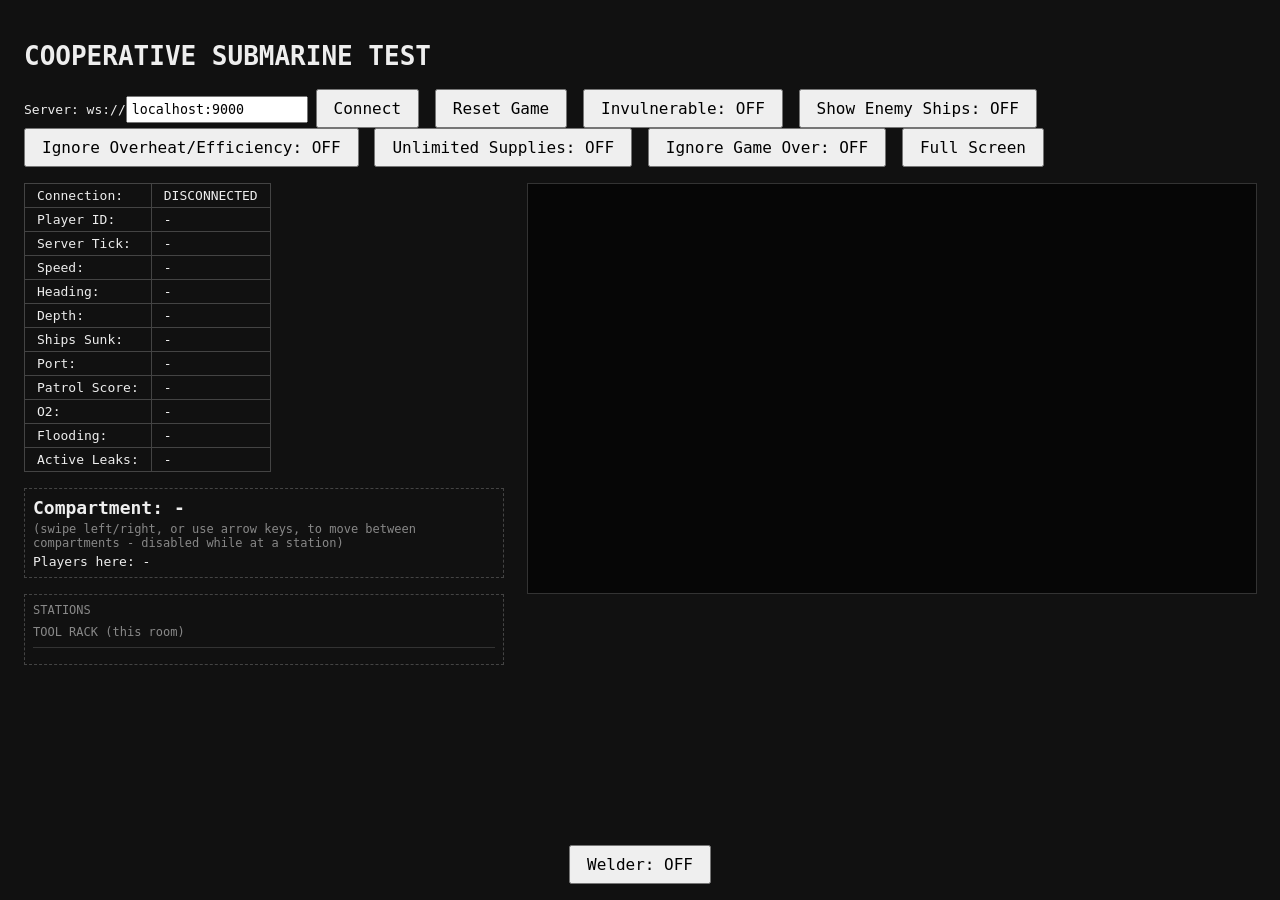
<file: client/index.html>
<!doctype html>
<html>
<head>
<meta charset="utf-8">
<meta name="viewport" content="width=device-width, initial-scale=1, maximum-scale=1, user-scalable=no, viewport-fit=cover">
<title>Submarine Test</title>
<link rel="stylesheet" href="style.css">
</head>
<body>
<h1>COOPERATIVE SUBMARINE TEST</h1>

<div id="game-over-banner" hidden>
  SUBMARINE LOST
  <div class="banner-detail">Patrol lost with all hands - nothing banked.</div>
  <table class="leaderboard" id="leaderboard-lost"></table>
  <div><button id="reset-btn-banner">Reset Game</button></div>
</div>

<div id="victory-banner" hidden>
  CONVOYS DESTROYED - VICTORY
  <div><button id="reset-btn-victory">Play Again</button></div>
</div>

<div id="returned-banner" hidden>
  PATROL COMPLETE - BACK IN PORT
  <div class="banner-detail" id="returned-summary"></div>
  <div id="new-high-score" hidden>NEW HIGH SCORE!</div>
  <div class="banner-detail" id="crew-name-row">
    <input id="crew-name-input" maxlength="20" placeholder="Crew name">
    <button id="crew-name-btn">Save Name</button>
  </div>
  <table class="leaderboard" id="leaderboard-returned"></table>
  <div><button id="reset-btn-returned">Play Again</button></div>
</div>

<div id="connect-bar">
  <label>Server: ws://<input id="server-address" value="localhost:9000"></label>
  <button id="connect-btn">Connect</button>
  <button id="reset-btn">Reset Game</button>
  <button id="invulnerable-btn">Invulnerable: OFF</button>
  <button id="show-enemy-btn">Show Enemy Ships: OFF</button>
  <button id="ignore-overheat-btn">Ignore Overheat/Efficiency: OFF</button>
  <button id="unlimited-supplies-btn">Unlimited Supplies: OFF</button>
  <button id="ignore-game-over-btn">Ignore Game Over: OFF</button>
  <button id="mobile-panel-toggle">Show Debug Panel</button>
  <button id="fullscreen-btn">Full Screen</button>
</div>

<div id="main-layout">
<div id="viewport">
  <table id="status">
    <tr><td>Connection:</td><td id="connection-status">DISCONNECTED</td></tr>
    <tr><td>Player ID:</td><td id="player-id">-</td></tr>
    <tr><td>Server Tick:</td><td id="server-tick">-</td></tr>
    <tr><td>Speed:</td><td id="speed">-</td></tr>
    <tr><td>Heading:</td><td id="heading">-</td></tr>
    <tr><td>Depth:</td><td id="depth">-</td></tr>
    <tr><td>Ships Sunk:</td><td id="cargo-sunk">-</td></tr>
    <tr><td>Port:</td><td id="port-status">-</td></tr>
    <tr><td>Patrol Score:</td><td id="patrol-score">-</td></tr>
    <tr><td>O2:</td><td id="o2">-</td></tr>
    <tr><td>Flooding:</td><td id="flooding">-</td></tr>
    <tr><td>Active Leaks:</td><td id="active-leaks">-</td></tr>
  </table>

  <div id="compartment-header">
    <div id="compartment-name">Compartment: -</div>
    <div id="nav-hint">(swipe left/right, or use arrow keys, to move between compartments - disabled while at a station)</div>
    <div id="players-here">Players here: -</div>
  </div>

  <!-- COMPARTMENT VIEW: looking around the room. Stations are selectable;
       tools are used directly here, per the design doc's explicit exception
       for tools not requiring a station. -->
  <div id="compartment-view">
    <div class="section-title">STATIONS</div>
    <div id="station-list" class="interactive"></div>

    <div id="tool-rack">
      <div class="section-title">TOOL RACK (this room)</div>
      <div id="rack-tools" class="interactive"></div>
      <div id="held-tool"></div>
    </div>
  </div>

  <!-- STATION VIEWS: only one shown at a time, entered by selecting it from
       the station list above. -->

  <div class="station-view" data-station="station_helm" id="view-helm">
    <button class="leave-station-btn interactive">&larr; Leave Station</button>
    <div class="section-title">HELM</div>
    <div id="helm-station-status" class="station-status">Helm: -</div>

    <div id="helm-levers">
      <div class="lever-block">
        <div class="station-status">Engine Order</div>
        <div class="lever-area">
          <div class="lever-labels"><span>FULL</span><span>HALF</span><span>SLOW</span><span>STOP</span></div>
          <div id="engine-rail" class="lever-rail interactive"><div id="engine-handle" class="lever-handle"></div></div>
        </div>
        <div id="engine-order-readout" class="lever-readout">Value: -</div>
      </div>

      <div class="lever-block">
        <div class="station-status">Rudder</div>
        <div class="lever-area">
          <div class="lever-labels"><span>RIGHT</span><span></span><span></span><span>LEFT</span></div>
          <div id="helm-rail" class="lever-rail interactive"><div id="helm-handle" class="lever-handle"></div></div>
        </div>
        <div id="helm-readout" class="lever-readout">Rudder: -</div>
      </div>
    </div>
  </div>

  <div class="station-view" data-station="station_dive" id="view-dive">
    <button class="leave-station-btn interactive">&larr; Leave Station</button>
    <div class="section-title">DIVE</div>
    <div class="lever-block">
      <div id="dive-station-status" class="station-status">Dive: -</div>
      <div class="lever-area">
        <div class="lever-labels"><span>DIVE</span><span></span><span></span><span>RISE</span></div>
        <div id="dive-rail" class="lever-rail interactive"><div id="dive-handle" class="lever-handle"></div></div>
      </div>
      <div id="dive-readout" class="lever-readout">Planes: -</div>
    </div>
  </div>

  <div class="station-view" data-station="nav_map" id="view-nav-map">
    <button class="leave-station-btn interactive">&larr; Leave Station</button>
    <div class="section-title">NAVIGATION MAP</div>
    <div id="nav-map-block">
      <canvas id="nav-map" width="280" height="280"></canvas>
      <div id="map-legend">Own ship: green. Grid: 25m. (Multiple players may use this station at once.)</div>
      <button id="recenter-map-btn" class="interactive">Re-center Map</button>
    </div>
  </div>

  <div class="station-view" data-station="station_sonar" id="view-sonar">
    <button class="leave-station-btn interactive">&larr; Leave Station</button>
    <div class="section-title">SONAR</div>
    <div id="sonar-readout">No contact</div>
    <div class="lever-block">
      <div id="sonar-station-status" class="station-status">Sonar: -</div>
      <div class="lever-area">
        <div id="sonar-rail" class="lever-rail interactive horizontal"><div id="sonar-handle" class="lever-handle"></div></div>
      </div>
      <div id="sonar-dial-readout" class="lever-readout">Dial: -</div>
    </div>
  </div>

  <div class="station-view" data-station="torpedo_tube" id="view-torpedo-tube">
    <button class="leave-station-btn interactive">&larr; Leave Station</button>
    <div class="section-title">TORPEDO DATA COMPUTER</div>

    <div id="tdc-scope-block">
      <canvas id="tdc-scope" width="280" height="280"></canvas>
      <div id="tdc-scope-legend">Relative to bow (up = dead ahead). Bright track = armed tube.</div>
    </div>

    <div id="tube-list"></div>

    <div id="tdc-dials">
      <div class="lever-block">
        <div class="station-status">Gyro Angle</div>
        <div class="lever-area">
          <div id="gyro-rail" class="lever-rail interactive horizontal"><div id="gyro-handle" class="lever-handle"></div></div>
        </div>
        <div id="gyro-readout" class="lever-readout">Gyro: -</div>
      </div>

      <div class="lever-block">
        <div class="station-status">Spread</div>
        <div class="lever-area">
          <div id="spread-rail" class="lever-rail interactive horizontal"><div id="spread-handle" class="lever-handle"></div></div>
        </div>
        <div id="spread-readout" class="lever-readout">Spread: -</div>
      </div>
    </div>

    <div id="torpedo-status">-</div>
    <button id="fire-torpedo-btn" class="interactive">FIRE</button>
  </div>

  <div class="station-view" data-station="station_engine_controls" id="view-engine-controls">
    <button class="leave-station-btn interactive">&larr; Leave Station</button>
    <div class="section-title">ENGINE CONTROLS</div>
    <div id="engine-ordered-readout">Ordered (from Control): -</div>
    <div id="engine-running-status">STOPPED</div>

    <div id="engine-buttons">
      <button id="start-engine-btn" class="interactive">START</button>
      <button id="stop-engine-btn" class="interactive">STOP</button>
    </div>

    <div id="gear-buttons">
      <button class="gear-btn interactive" data-gear="reverse">REV</button>
      <button class="gear-btn interactive" data-gear="neutral">NEUT</button>
      <button class="gear-btn interactive" data-gear="forward">FWD</button>
    </div>

    <div id="engine-levers">
      <div class="lever-block">
        <div id="throttle-station-status" class="station-status">Throttle: -</div>
        <div class="lever-area">
          <div class="lever-labels"><span>FULL</span><span></span><span></span><span>IDLE</span></div>
          <div id="throttle-rail" class="lever-rail interactive"><div id="throttle-handle" class="lever-handle"></div></div>
        </div>
        <div id="throttle-readout" class="lever-readout">Throttle: -</div>
      </div>

      <div class="lever-block">
        <div id="coolant-station-status" class="station-status">Coolant: -</div>
        <div class="lever-area">
          <div class="lever-labels"><span>MAX</span><span></span><span></span><span>OFF</span></div>
          <div id="coolant-rail" class="lever-rail interactive"><div id="coolant-handle" class="lever-handle"></div></div>
        </div>
        <div id="coolant-readout" class="lever-readout">Coolant: -</div>
      </div>
    </div>

    <div id="engine-gauges">
      <div>RPM: <span id="gauge-rpm">-</span></div>
      <div>Temp: <span id="gauge-temp">-</span></div>
      <div>Oil Pressure: <span id="gauge-oil">-</span></div>
      <div>Fuel: <span id="gauge-fuel">-</span></div>
      <div>Efficiency: <span id="gauge-efficiency">-</span></div>
    </div>

    <button id="tune-btn" class="interactive">HOLD TO TUNE</button>

    <div id="fuse-block">
      <span id="fuse-status">Fuse: OK</span>
      <button id="replace-fuse-btn" class="interactive" hidden>Replace Fuse</button>
    </div>
  </div>

  <!-- No server occupancy or controls wired up yet - room-renderer canvas
       only, so the newly exported layout is visible while testing. -->
  <div class="station-view" data-station="station_electrical" id="view-electrical">
    <button class="leave-station-btn interactive">&larr; Leave Station</button>
    <div class="section-title">ELECTRICAL</div>
  </div>
</div>

<div id="room-canvas-panel">
  <canvas id="room-canvas" width="960" height="540"></canvas>
  <button id="welder-toggle-btn" class="interactive">Welder: OFF</button>
  <div id="tube-hints" hidden></div>
</div>
</div>

<script src="room_renderer.js"></script>
<script src="client.js"></script>
</body>
</html>
</file>
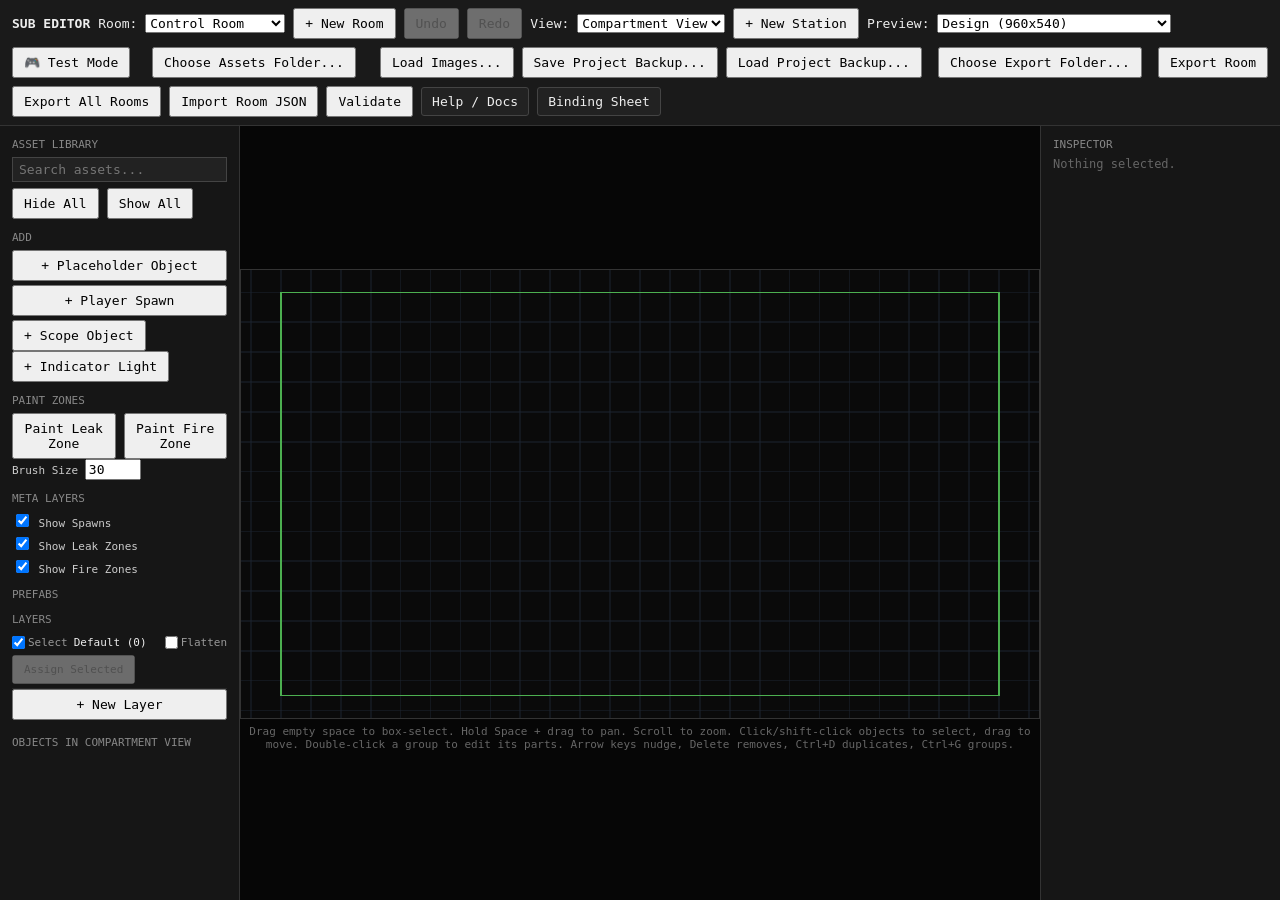
<file: sub-editor/index.html>
<!doctype html>
<html>
<head>
<meta charset="utf-8">
<title>Sub Editor</title>
<link rel="stylesheet" href="style.css">
</head>
<body>

<div id="top-bar">
  <strong>SUB EDITOR</strong>

  <label>Room:
    <select id="room-select"></select>
  </label>
  <button id="new-room-btn">+ New Room</button>

  <button id="undo-btn" title="Ctrl+Z">Undo</button>
  <button id="redo-btn" title="Ctrl+Shift+Z">Redo</button>

  <label>View:
    <select id="view-select"></select>
  </label>
  <button id="new-station-btn">+ New Station</button>
  <button id="rename-station-btn" hidden>Rename Station</button>
  <button id="delete-station-btn" hidden>Delete Station</button>

  <label>Preview:
    <select id="device-preview-select">
      <option value="">Design (960x540)</option>
      <option value="phone-portrait">Phone Portrait (375x667)</option>
      <option value="phone-landscape">Phone Landscape (667x375)</option>
      <option value="tablet-portrait">Tablet Portrait (768x1024)</option>
      <option value="tablet-landscape">Tablet Landscape (1024x768)</option>
      <option value="laptop">Laptop (1280x720)</option>
    </select>
  </label>

  <button id="test-mode-btn" title="Drag/click controls the way a player would - no server needed">&#127918; Test Mode</button>

  <span id="top-bar-spacer"></span>

  <button id="choose-folder-btn">Choose Assets Folder...</button>
  <button id="reconnect-folder-btn" hidden>Reconnect to Assets Folder</button>
  <button id="refresh-folder-btn" hidden>Refresh from Folder</button>
  <span id="folder-status"></span>

  <button id="load-images-btn">Load Images...</button>
  <input type="file" id="image-file-input" accept="image/*" multiple hidden>

  <button id="save-backup-btn" title="Downloads a complete project file - every room, prefab, and asset image - independent of this browser's storage">Save Project Backup...</button>
  <button id="load-backup-btn" title="Restores every room, prefab, and asset from a project backup file, replacing what's currently loaded">Load Project Backup...</button>
  <input type="file" id="backup-file-input" accept="application/json" hidden>
  <span id="project-backup-status"></span>

  <button id="choose-export-folder-btn">Choose Export Folder...</button>
  <button id="reconnect-export-folder-btn" hidden>Reconnect to Export Folder</button>
  <span id="export-folder-status"></span>

  <button id="export-btn">Export Room</button>
  <button id="export-all-btn">Export All Rooms</button>
  <button id="import-btn">Import Room JSON</button>
  <input type="file" id="import-file-input" accept="application/json" hidden>

  <button id="validate-btn">Validate</button>
  <a id="help-link" href="help.html" target="_blank" rel="noopener">Help / Docs</a>
  <a id="binding-sheet-link" href="binding-sheet.html" target="_blank" rel="noopener">Binding Sheet</a>
</div>

<div id="main-area">

  <div id="left-panel">
    <div class="panel-title">ASSET LIBRARY</div>
    <input type="text" id="asset-search-input" placeholder="Search assets...">
    <div class="row">
      <button id="asset-hide-all-btn" title="Hide every asset in the library from Binding-side dropdowns - pick individual ones back on afterward">Hide All</button>
      <button id="asset-show-all-btn" title="Show every asset in the library in Binding-side dropdowns again">Show All</button>
    </div>
    <div id="asset-bulk-actions" hidden>
      <span id="asset-bulk-count"></span>
      <div class="row">
        <button id="asset-bulk-category-btn">Set Category...</button>
        <button id="asset-bulk-hide-btn">Hide</button>
        <button id="asset-bulk-show-btn">Show</button>
        <button id="asset-bulk-delete-btn">Delete</button>
        <button id="asset-bulk-clear-btn">Clear</button>
      </div>
    </div>
    <div id="asset-list"></div>

    <div class="panel-title">ADD</div>
    <button id="add-placeholder-btn">+ Placeholder Object</button>
    <button id="add-player-spawn-btn">+ Player Spawn</button>
    <button id="add-scope-btn">+ Scope Object</button>
    <button id="add-indicator-btn">+ Indicator Light</button>

    <div class="panel-title">PAINT ZONES</div>
    <div class="row">
      <button id="paint-leak-btn">Paint Leak Zone</button>
      <button id="paint-fire-btn">Paint Fire Zone</button>
    </div>
    <label>Brush Size <input type="number" id="brush-size-input" value="30" min="4" max="200"></label>
    <div id="paint-hint" hidden>Painting - drag on the canvas. Click the tool again, or press Escape, to stop.</div>

    <div class="panel-title">META LAYERS</div>
    <label><input type="checkbox" id="toggle-spawn-visibility" checked> Show Spawns</label>
    <label><input type="checkbox" id="toggle-leak-visibility" checked> Show Leak Zones</label>
    <label><input type="checkbox" id="toggle-fire-visibility" checked> Show Fire Zones</label>

    <div class="panel-title">PREFABS</div>
    <div id="prefab-list"></div>

    <div class="panel-title">LAYERS</div>
    <div id="layer-list"></div>
    <button id="new-layer-btn">+ New Layer</button>

    <div class="panel-title" id="object-list-title">OBJECTS IN ROOM</div>
    <div id="object-list"></div>
  </div>

  <div id="canvas-area">
    <div id="object-edit-banner" hidden>
      Editing object: <strong id="object-edit-banner-name"></strong> - everything else is dimmed and locked
      <button id="exit-object-edit-btn">&larr; Back to Room</button>
    </div>
    <canvas id="editor-canvas" width="960" height="540"></canvas>
    <div id="canvas-hint">Drag empty space to box-select. Hold Space + drag to pan. Scroll to zoom. Click/shift-click objects to select, drag to move. Double-click a group to edit its parts. Arrow keys nudge, Delete removes, Ctrl+D duplicates, Ctrl+G groups.</div>
  </div>

  <div id="right-panel">
    <div class="panel-title">INSPECTOR</div>
    <div id="inspector-empty">Nothing selected.</div>

    <div id="inspector-multi" hidden>
      <div id="multi-select-summary"></div>
      <label><input type="checkbox" id="insp-multi-uniform-resize"> Uniform Resize (drag a corner handle)</label>

      <div class="section-label">Align</div>
      <div class="row">
        <button id="align-left-btn" title="Align left edges">&#8676;|</button>
        <button id="align-center-h-btn" title="Align horizontal centers">|&#8942;|</button>
        <button id="align-right-btn" title="Align right edges">|&#8677;</button>
      </div>
      <div class="row">
        <button id="align-top-btn" title="Align top edges">&#8672;&#8942;</button>
        <button id="align-middle-v-btn" title="Align vertical centers">&#8942;&#8942;&#8942;</button>
        <button id="align-bottom-btn" title="Align bottom edges">&#8674;&#8942;</button>
      </div>

      <div class="section-label">Distribute</div>
      <div class="row">
        <button id="distribute-h-btn" title="Distribute evenly, left to right (3+ objects)">Horizontally</button>
        <button id="distribute-v-btn" title="Distribute evenly, top to bottom (3+ objects)">Vertically</button>
      </div>

      <div class="row">
        <button id="group-selected-btn">Group</button>
        <button id="duplicate-multi-btn">Duplicate</button>
        <button id="delete-multi-btn">Delete</button>
      </div>
    </div>

    <div id="inspector-form" hidden>

      <label>Name <input type="text" id="insp-name"></label>
      <label>ID <input type="text" id="insp-id"></label>

      <div id="insp-type-section">
        <label>Object Type
          <select id="insp-type">
            <option value="decoration">Decoration</option>
            <option value="station">Station</option>
            <option value="control">Control</option>
            <option value="tool_target">Tool Target</option>
            <option value="player_spawn">Player Spawn</option>
          </select>
        </label>
      </div>

      <details id="insp-transform-section">
        <summary class="section-label">Transform</summary>
        <div class="row">
          <label>X <input type="number" id="insp-x"></label>
          <label>Y <input type="number" id="insp-y"></label>
        </div>
        <div class="row">
          <label>Rotation&deg; <input type="number" id="insp-rotation"></label>
        </div>
        <div class="row">
          <label>Scale X <input type="number" id="insp-scale-x" step="0.1"></label>
          <label>Scale Y <input type="number" id="insp-scale-y" step="0.1"></label>
        </div>
        <label><input type="checkbox" id="insp-scale-uniform"> Uniform Scale (link X/Y)</label>
      </details>

      <details id="insp-anchor-section">
        <summary class="section-label">Responsive Anchor</summary>
        <div id="anchor-hint">For screen-space UI overlays (HUD icons, buttons) rather than physical room objects. Only visible in the Device Preview above - has no effect on the normal room view or on export positioning of world objects.</div>
        <label>Anchor
          <select id="insp-anchor">
            <option value="none">None (world-fixed)</option>
            <option value="top-left">Top Left</option>
            <option value="top-center">Top Center</option>
            <option value="top-right">Top Right</option>
            <option value="middle-left">Middle Left</option>
            <option value="center">Center</option>
            <option value="middle-right">Middle Right</option>
            <option value="bottom-left">Bottom Left</option>
            <option value="bottom-center">Bottom Center</option>
            <option value="bottom-right">Bottom Right</option>
          </select>
        </label>
        <div class="row" id="insp-anchor-offset-fields" hidden>
          <label>Offset X <input type="number" id="insp-anchor-offset-x"></label>
          <label>Offset Y <input type="number" id="insp-anchor-offset-y"></label>
        </div>
      </details>

      <details id="insp-shape-section">
        <summary class="section-label">Appearance</summary>
        <div class="row">
          <label>Width <input type="number" id="insp-width"></label>
          <label>Height <input type="number" id="insp-height"></label>
        </div>
        <label>Placeholder Color <input type="color" id="insp-color"></label>
        <div class="row">
          <label>Pivot X <input type="number" id="insp-pivot-x" step="0.05"></label>
          <label>Pivot Y <input type="number" id="insp-pivot-y" step="0.05"></label>
        </div>
        <div id="pivot-hint">0,0 = top-left &nbsp; 0.5,0.5 = center &nbsp; 1,1 = bottom-right. Drag the orange dot on the object to set it visually.</div>
      </details>

      <details id="insp-scope-section" hidden>
        <summary class="section-label">Scope Display</summary>
        <div id="scope-hint">A blank shape here - like a green screen - that a live game-rendered view gets projected onto in-game, filling this same shape/bounds. Resize it with its drag handles or Uniform Scale below; there's nothing more to preview here since the actual content depends on live server state.</div>
        <label>Shape
          <select id="insp-scope-shape">
            <option value="circle">Circular</option>
            <option value="rectangle">Rectangular</option>
          </select>
        </label>
        <label>Display Channel <input type="text" id="insp-scope-channel" list="scope-channels-datalist" placeholder="e.g. sonar"></label>
        <label>Fill % <input type="number" id="insp-scope-fill" min="0.1" max="1" step="0.01" value="0.95"></label>
        <div id="insp-scope-navmap-range-field" hidden>
          <label>Range (world units) <input type="number" id="insp-scope-navmap-range" min="1" step="1" value="300"></label>
        </div>
        <div id="insp-scope-sonar-range-field" hidden>
          <label>Range (world units) <input type="number" id="insp-scope-sonar-range" min="1" step="1" value="200"></label>
          <div id="sonar-range-hint">Match this to the server's sonar_max_range - a contact plots closer to center the nearer it actually is, instead of always sitting right at the rim.</div>
          <label>Pulse Speed Scale <input type="number" id="insp-scope-sonar-pulse-speed" min="0.01" step="0.01" value="0.25"></label>
          <div id="sonar-pulse-speed-hint">Shrinks sonar.pulse_hz for the ring animation, same idea as a Wobble gauge's Speed Scale - keeps the scope's own pulse feel consistent with any gauge wired to the same value.</div>
        </div>
        <div id="insp-scope-tdc-fields" hidden>
          <label>Range (world units) <input type="number" id="insp-scope-tdc-range" min="1" step="1" value="1000"></label>
          <div id="tdc-range-hint">Match this to the server's torpedo_speed * (torpedo_max_lifetime_ticks / 60) - a torpedo's full possible run distance, plotted out to the scope's own rim.</div>
          <label>Speed (world units/sec) <input type="number" id="insp-scope-tdc-speed" min="1" step="1" value="20"></label>
          <div id="tdc-speed-hint">Match this to the server's torpedo_speed - needed together with Turn Rate below to work out how many degrees a torpedo turns per world unit traveled.</div>
          <label>Turn Rate&deg;/sec (at full gyro) <input type="number" id="insp-scope-tdc-turn-rate" min="1" step="1" value="45"></label>
          <div id="tdc-turn-rate-hint">Match this to the server's torpedo_turn_rate - the CONTINUOUS turn rate a torpedo holds for the rest of its flight once fired at full Gyro Limit (below). A torpedo never straightens out on its own; smaller gyro settings turn proportionally slower, not for less time.</div>
          <label>Gyro Activation Distance <input type="number" id="insp-scope-tdc-activation-distance" min="0" step="1" value="50"></label>
          <div id="tdc-activation-distance-hint">Match this to the server's torpedo_gyro_activation_distance - how far a torpedo runs straight before the continuous curve above begins.</div>
          <label>Gyro Limit&deg; <input type="number" id="insp-scope-tdc-gyro-limit" min="1" step="1" value="90"></label>
          <div id="tdc-gyro-limit-hint">Match this to the server's tdc_gyro_limit - the gyro/spread setting that produces the full Turn Rate above; other settings turn proportionally slower.</div>
        </div>
        <div id="insp-scope-periscope-fields" hidden>
          <label>Field of View&deg; <input type="number" id="insp-scope-periscope-fov" min="1" max="180" step="1" value="20"></label>
          <div id="periscope-fov-hint">Total angular width visible at once, centered on periscope.bearing - narrow (like a real scope's magnification) means a contact only appears once the bearing dial is swept close to it, same "sweep to find it" feel as sonar.</div>
          <label>Reference Distance (world units) <input type="number" id="insp-scope-periscope-reference-distance" min="1" step="1" value="500"></label>
          <div id="periscope-reference-distance-hint">A contact at exactly this distance draws at the silhouette's authored base size; closer draws bigger, farther draws smaller - purely a rendering scale, not sent to or read from the server.</div>
        </div>
      </details>

      <details id="insp-zone-section" hidden>
        <summary class="section-label">Zone</summary>
        <label>Radius <input type="number" id="insp-zone-radius" min="1"></label>
        <div id="zone-point-count"></div>
      </details>

      <details id="insp-spawn-section" hidden>
        <summary class="section-label">Player Spawn</summary>
        <div id="spawn-hint">Invisible in-game - a marker for where an avatar should appear. Rotation sets facing.</div>
        <label>Spawn Type
          <select id="insp-spawn-type">
            <option value="room_enter">Room Enter Spawn</option>
            <option value="station_link">Station Link</option>
          </select>
        </label>
        <div id="insp-spawn-station-field" hidden>
          <label>Station
            <select id="insp-spawn-station-target"></select>
          </label>
        </div>
      </details>

      <details id="insp-interaction-section">
        <summary class="section-label">Interaction</summary>
        <label>Type
          <select id="insp-interaction">
            <option value="none">None</option>
            <option value="click">Click</option>
            <option value="drag_linear">Drag (Linear)</option>
            <option value="drag_rotate">Drag (Rotate)</option>
            <option value="drag_h_pattern">Drag (H-Pattern)</option>
            <option value="open_station">Open Station</option>
          </select>
        </label>

        <div id="insp-hitbox-section" hidden>
          <div class="section-label">Touch Hitbox</div>
          <div id="hitbox-hint">Auto-generated when this became interactive - the tap/drag target, independent of the visual size.</div>
          <div class="row">
            <label>Width <input type="number" id="insp-hitbox-width" min="1"></label>
            <label>Height <input type="number" id="insp-hitbox-height" min="1"></label>
          </div>
          <label><input type="checkbox" id="insp-hitbox-uniform"> Uniform Scale (link Width/Height)</label>
          <label><input type="checkbox" id="insp-hitbox-follow-scale"> Follow Object Scale (resizing the object also resizes its hitbox)</label>
          <div class="row">
            <label>Offset X <input type="number" id="insp-hitbox-offset-x"></label>
            <label>Offset Y <input type="number" id="insp-hitbox-offset-y"></label>
          </div>
        </div>

        <div id="insp-linear-fields" hidden>
          <label>Axis
            <select id="insp-axis">
              <option value="vertical">Vertical</option>
              <option value="horizontal">Horizontal</option>
            </select>
          </label>
        </div>
        <div class="row" id="insp-range-fields" hidden>
          <label>Min <input type="number" id="insp-min"></label>
          <label>Max <input type="number" id="insp-max"></label>
        </div>
        <label id="insp-reverse-field" hidden><input type="checkbox" id="insp-reverse"> Reverse</label>

        <label id="insp-deadzone-field" hidden>Deadzone % <input type="number" id="insp-deadzone" min="0" max="50" step="1" value="0"></label>
        <div id="deadzone-hint" hidden>Middle N% of the handle's own travel range that counts as exactly centered - lets a player release a spring-loaded control near-but-not-exactly center and still get a clean zero, instead of a tiny stray value. 0 disables it.</div>
        <label id="insp-spring-center-field" hidden><input type="checkbox" id="insp-spring-center"> Spring to Center on Release</label>
        <div id="spring-center-hint" hidden>For a steering-wheel/joystick-style control: the handle snaps back to its exact center (sending the value at the midpoint of Min/Max, e.g. 0 for a -1 to 1 range) the instant it's released, instead of staying wherever it was let go. Pair with a nonzero Deadzone above so it reliably lands on a clean center value.</div>

        <label id="insp-snap-field" hidden><input type="checkbox" id="insp-snap-enabled"> Snap Positions</label>
        <div id="insp-snap-steps-field" hidden>
          <label>Steps <input type="number" id="insp-snap-steps" min="2" max="20" value="3"></label>
          <div id="snap-stops-readout"></div>
          <div id="snap-stops-hint">Drag the points along the path on the canvas to fine-tune each stop.</div>
        </div>

        <div id="insp-drag-rotate-fields" hidden>
          <div class="row">
            <label>Visual Rotation Min&deg; <input type="number" id="insp-drag-rot-min"></label>
            <label>Visual Rotation Max&deg; <input type="number" id="insp-drag-rot-max"></label>
          </div>
          <label><input type="checkbox" id="insp-drag-infinite"> Infinite Rotation (no end stops)</label>
          <div id="drag-infinite-hint">For a compass-style dial that can spin through any number of full turns instead of stopping at its Visual Rotation Min/Max - the real game value still wraps within Min/Max above (e.g. 0-360) instead of clamping.</div>
        </div>
        <div id="insp-drag-linear-fields" hidden>
          <div class="row">
            <label>Visual Travel Min <input type="number" id="insp-drag-travel-min"></label>
            <label>Visual Travel Max <input type="number" id="insp-drag-travel-max"></label>
          </div>
        </div>
        <div id="insp-drag-preview-field" hidden>
          <label>Preview <input type="range" id="insp-drag-preview" min="0" max="1" step="0.01" value="0"></label>
        </div>

        <div id="insp-station-target-field" hidden>
          <label>Target Station
            <select id="insp-station-target"></select>
          </label>
        </div>

        <div id="insp-hpattern-fields" hidden>
          <div id="hpattern-hint">Drag a node on canvas to reposition it. Use the "Connect" buttons below each node to link/unlink it with any other node - or, on canvas, click a node to set it as the anchor then shift-click another to connect/disconnect it (shift-click again to toggle back). Value can be a number or a string (e.g. forward).</div>
          <button id="hpattern-add-node-btn">+ Add Node</button>
          <div id="hpattern-node-list"></div>
        </div>
      </details>

      <details id="insp-output-section">
        <summary class="section-label">Output (Gauge / Wired Display)</summary>
        <label>Type
          <select id="insp-output-type">
            <option value="none">None</option>
            <option value="rotate">Rotate (Needle)</option>
            <option value="linear">Linear (Slider)</option>
            <option value="texture">Texture Swap (Toggle)</option>
          </select>
        </label>
        <div id="insp-output-fields" hidden>
          <label>Value Binding <input type="text" id="insp-output-binding" list="server-state-paths-datalist" placeholder="e.g. speed"></label>
          <div class="row" id="insp-output-range-field">
            <label>Value Min <input type="number" id="insp-output-min"></label>
            <label>Value Max <input type="number" id="insp-output-max"></label>
          </div>
          <div id="insp-output-rotate-fields" hidden>
            <div class="row">
              <label>Rotation Min&deg; <input type="number" id="insp-output-rot-min"></label>
              <label>Rotation Max&deg; <input type="number" id="insp-output-rot-max"></label>
            </div>
            <label>Smoothing (seconds) <input type="number" id="insp-output-smoothing" min="0" step="0.05" value="0.25"></label>
            <div id="smoothing-hint">The needle eases toward a new reading over roughly this many seconds instead of snapping to it every update - real analog needles have inertia. 0 disables smoothing for a gauge that should react instantly.</div>
            <label>Wobble Binding (optional) <input type="text" id="insp-output-wobble-binding" list="server-state-paths-datalist" placeholder="e.g. sonar.pulse_hz"></label>
            <div class="row">
              <label>Wobble Amplitude&deg; <input type="number" id="insp-output-wobble-amplitude" min="0" step="0.5" value="8"></label>
              <label>Wobble Speed Scale <input type="number" id="insp-output-wobble-speed-scale" min="0.01" step="0.01" value="0.25"></label>
            </div>
            <div id="wobble-hint">Makes the needle shiver around its Value Binding position at a rate read from a second binding (e.g. sonar.pulse_hz) - one gauge shows both an amplitude (where it points) and a frequency (how fast it shivers) at once. Speed Scale shrinks the real Hz value for the animation - a raw 0.5-3 Hz sonar pulse rate would otherwise be too fast to read as a rate by eye; lower this further if it's still too quick to perceive.</div>
          </div>
          <div id="insp-output-linear-fields" hidden>
            <label>Axis
              <select id="insp-output-axis">
                <option value="vertical">Vertical</option>
                <option value="horizontal">Horizontal</option>
              </select>
            </label>
            <div class="row">
              <label>Travel Min <input type="number" id="insp-output-travel-min"></label>
              <label>Travel Max <input type="number" id="insp-output-travel-max"></label>
            </div>
          </div>
          <div id="insp-output-texture-fields" hidden>
            <label>Flipped Texture
              <select id="insp-output-alt-asset"></select>
            </label>
            <div id="texture-hint">Shows the normal texture (above) when off, this one when the bound value is true/on.</div>
          </div>
          <label id="insp-output-preview-field">Preview <input type="range" id="insp-output-preview" min="0" max="1" step="0.01" value="0"></label>
          <label id="insp-output-preview-toggle-field" hidden><input type="checkbox" id="insp-output-preview-toggle"> Preview Flipped</label>
        </div>
      </details>

      <details id="insp-states-section">
        <summary class="section-label">Visual States</summary>
        <label><input type="checkbox" id="insp-states-enabled"> Enable States</label>
        <div id="insp-states-fields" hidden>
          <label>State Binding <input type="text" id="insp-state-binding" list="server-state-paths-datalist" placeholder="e.g. fuse_state"></label>
          <div id="states-list"></div>
          <button id="add-state-btn">+ Add State</button>
          <label>Preview State
            <select id="insp-state-preview"></select>
          </label>
        </div>
      </details>

      <div id="insp-binding-section">
        <details id="insp-binding-field">
          <summary class="section-label">Input Binding</summary>
          <label><span id="insp-binding-label">Binding</span> <input type="text" id="insp-binding" list="server-actions-datalist" placeholder="e.g. SET_RUDDER"></label>
          <div id="insp-binding-hint"></div>

          <label id="insp-toggle-enabled-field" hidden><input type="checkbox" id="insp-toggle-enabled"> Toggle Switch (on/off, two visual states)</label>
          <div id="insp-toggle-fields" hidden>
            <div id="toggle-hint">Binding above fires when turning the switch ON. State Binding is the live boolean that says which state is currently active.</div>
            <label>State Binding (boolean) <input type="text" id="insp-toggle-state-binding" list="server-state-paths-datalist" placeholder="e.g. engine.running"></label>
            <label><input type="checkbox" id="insp-toggle-single-binding"> Same action turns it on and off</label>
            <div id="toggle-single-binding-hint">On: sends the Binding above with Payload Key set to true/false (e.g. SET_ELECTRIC_MOTOR / active) - just the one action to fill in. Off: for two separate actions instead (e.g. START_ENGINE / STOP_ENGINE), fill in the OFF Binding below too.</div>
            <label id="insp-toggle-off-binding-field">OFF Binding <input type="text" id="insp-toggle-off-binding" list="server-actions-datalist" placeholder="e.g. STOP_ENGINE"></label>
            <label>Default State
              <select id="insp-toggle-default-state">
                <option value="false">OFF</option>
                <option value="true">ON</option>
              </select>
            </label>
            <div class="row toggle-state-row">
              <div class="toggle-state-col">
                <div class="toggle-state-col-label">ON</div>
                <label>Texture <select id="insp-toggle-on-texture"></select></label>
                <label>Rotation&deg; <input type="number" id="insp-toggle-on-rotation" step="15" value="0"></label>
              </div>
              <div class="toggle-state-col">
                <div class="toggle-state-col-label">OFF</div>
                <label>Texture <select id="insp-toggle-off-texture"></select></label>
                <label>Rotation&deg; <input type="number" id="insp-toggle-off-rotation" step="15" value="0"></label>
              </div>
            </div>
            <div id="toggle-rotation-hint">Rotation is added on top of the object's own Rotation, per state - e.g. reuse the same "up" sprite for OFF and give ON a Rotation of 180&deg; instead of needing a second, flipped texture.</div>
          </div>

          <label>Payload Key <input type="text" id="insp-payload-key" placeholder="value"></label>
          <div id="payload-key-hint">The JSON key this control's value is sent under - almost always "value"; picking a known Binding above fills this in automatically when it needs something else (e.g. SET_GEAR expects "gear").</div>

          <div class="row">
            <label>Extra Payload Key <input type="text" id="insp-extra-payload-key" placeholder="e.g. tube"></label>
            <label>Extra Payload Value <input type="text" id="insp-extra-payload-value" placeholder="e.g. 0"></label>
          </div>
          <div id="extra-payload-hint">For an action needing a SECOND fixed field alongside the control's own value - e.g. SET_TUBE_ARMED needs {tube: 0, armed: true|false}: Payload Key = armed (the control's own on/off), Extra Payload Key = tube, Extra Payload Value = 0 (fixed per instance - arm tube 1 with a different object per tube, each with its own Extra Payload Value). Leave Extra Payload Key blank for anything that only needs the one Payload Key above. A number-looking value is sent as a number, otherwise as a string.</div>
        </details>

        <details>
          <summary class="section-label">Notes</summary>
          <textarea id="insp-notes" rows="2"></textarea>
        </details>
      </div>

      <details id="insp-prefab-section">
        <summary class="section-label">Prefab</summary>
        <div id="prefab-linked-info"></div>
        <div class="row">
          <button id="save-prefab-btn">Save as Prefab</button>
        </div>
        <div class="row">
          <button id="push-prefab-btn" hidden>Push Appearance</button>
          <button id="unlink-prefab-btn" hidden>Unlink</button>
        </div>
      </details>

      <div class="row">
        <button id="ungroup-btn" hidden>Ungroup</button>
        <button id="duplicate-btn">Duplicate</button>
        <button id="delete-btn">Delete</button>
      </div>
    </div>
  </div>

</div>

<datalist id="server-actions-datalist"></datalist>
<datalist id="server-state-paths-datalist"></datalist>
<datalist id="scope-channels-datalist">
  <option value="sonar">
  <option value="nav_map">
  <option value="tdc">
  <option value="periscope">
  <option value="weatherdeck">
</datalist>

<script src="server-bindings.js"></script>
<script src="editor.js"></script>
</body>
</html>
</file>
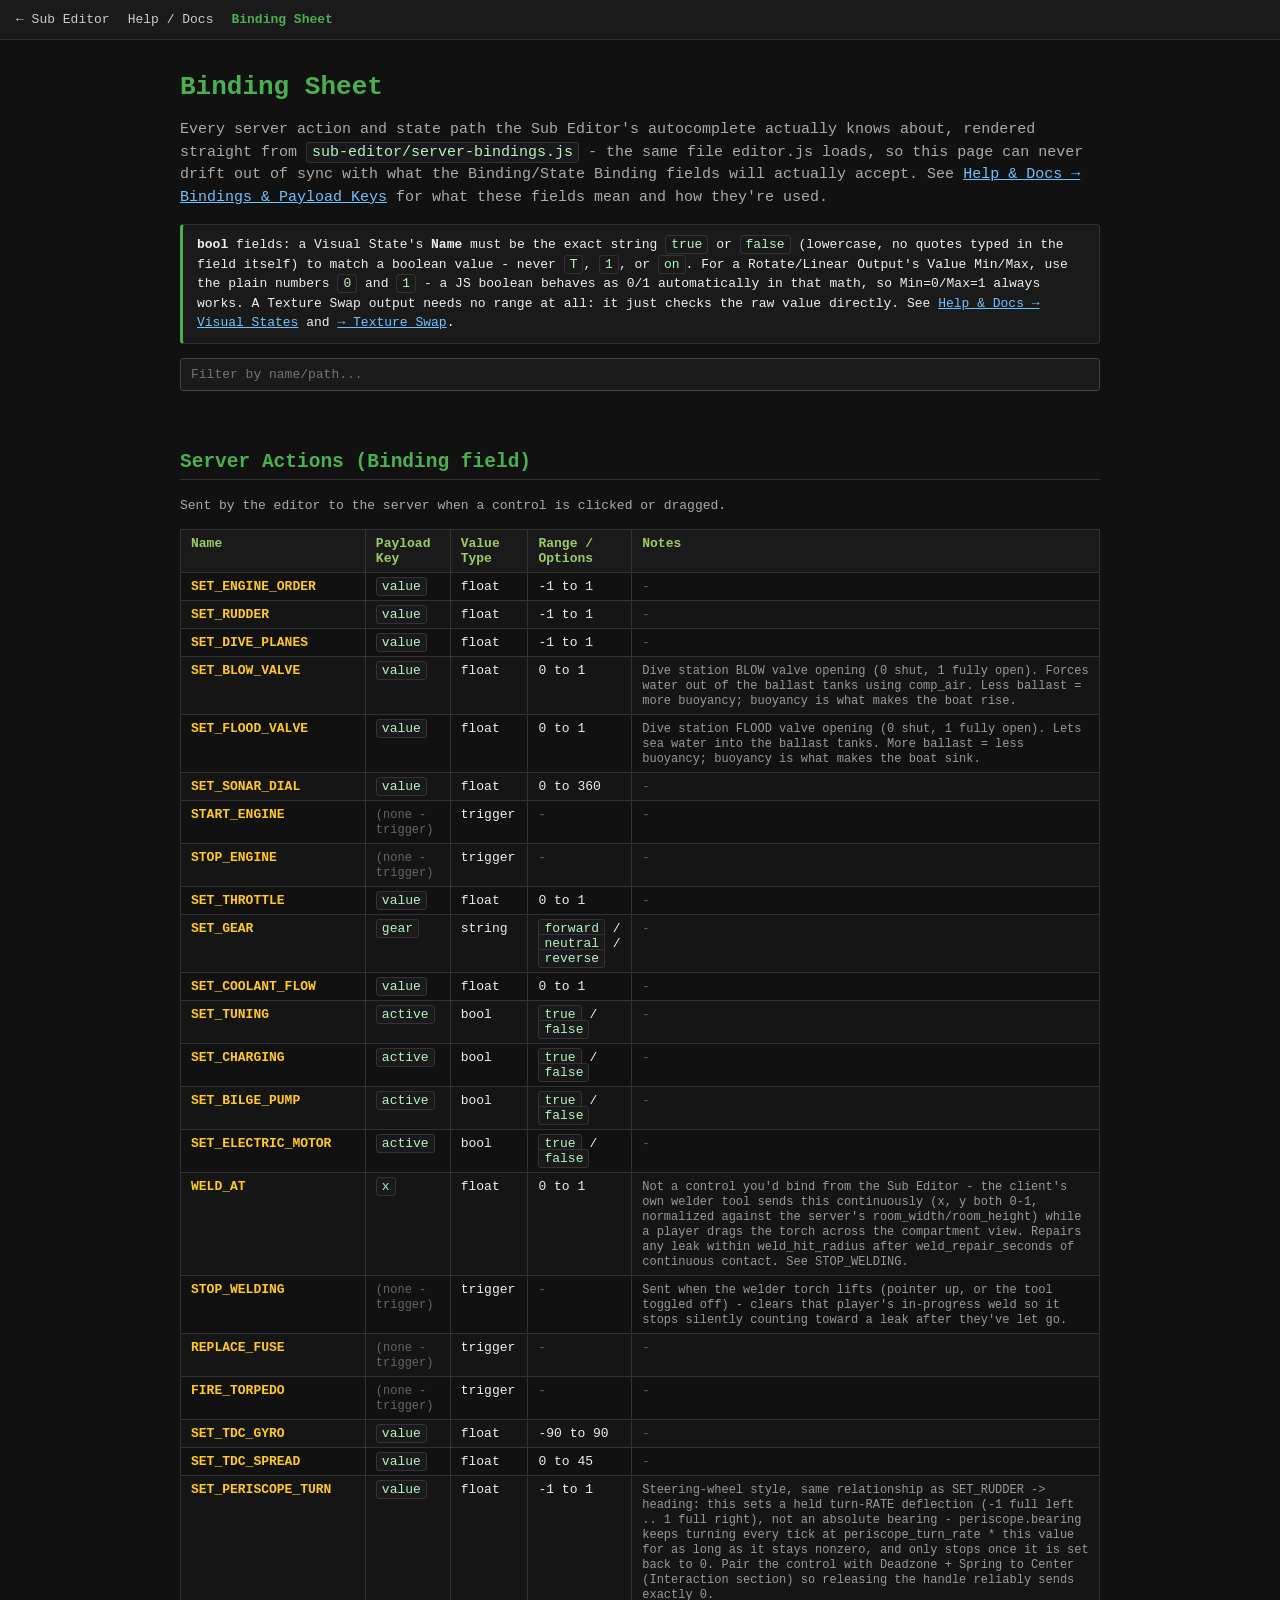
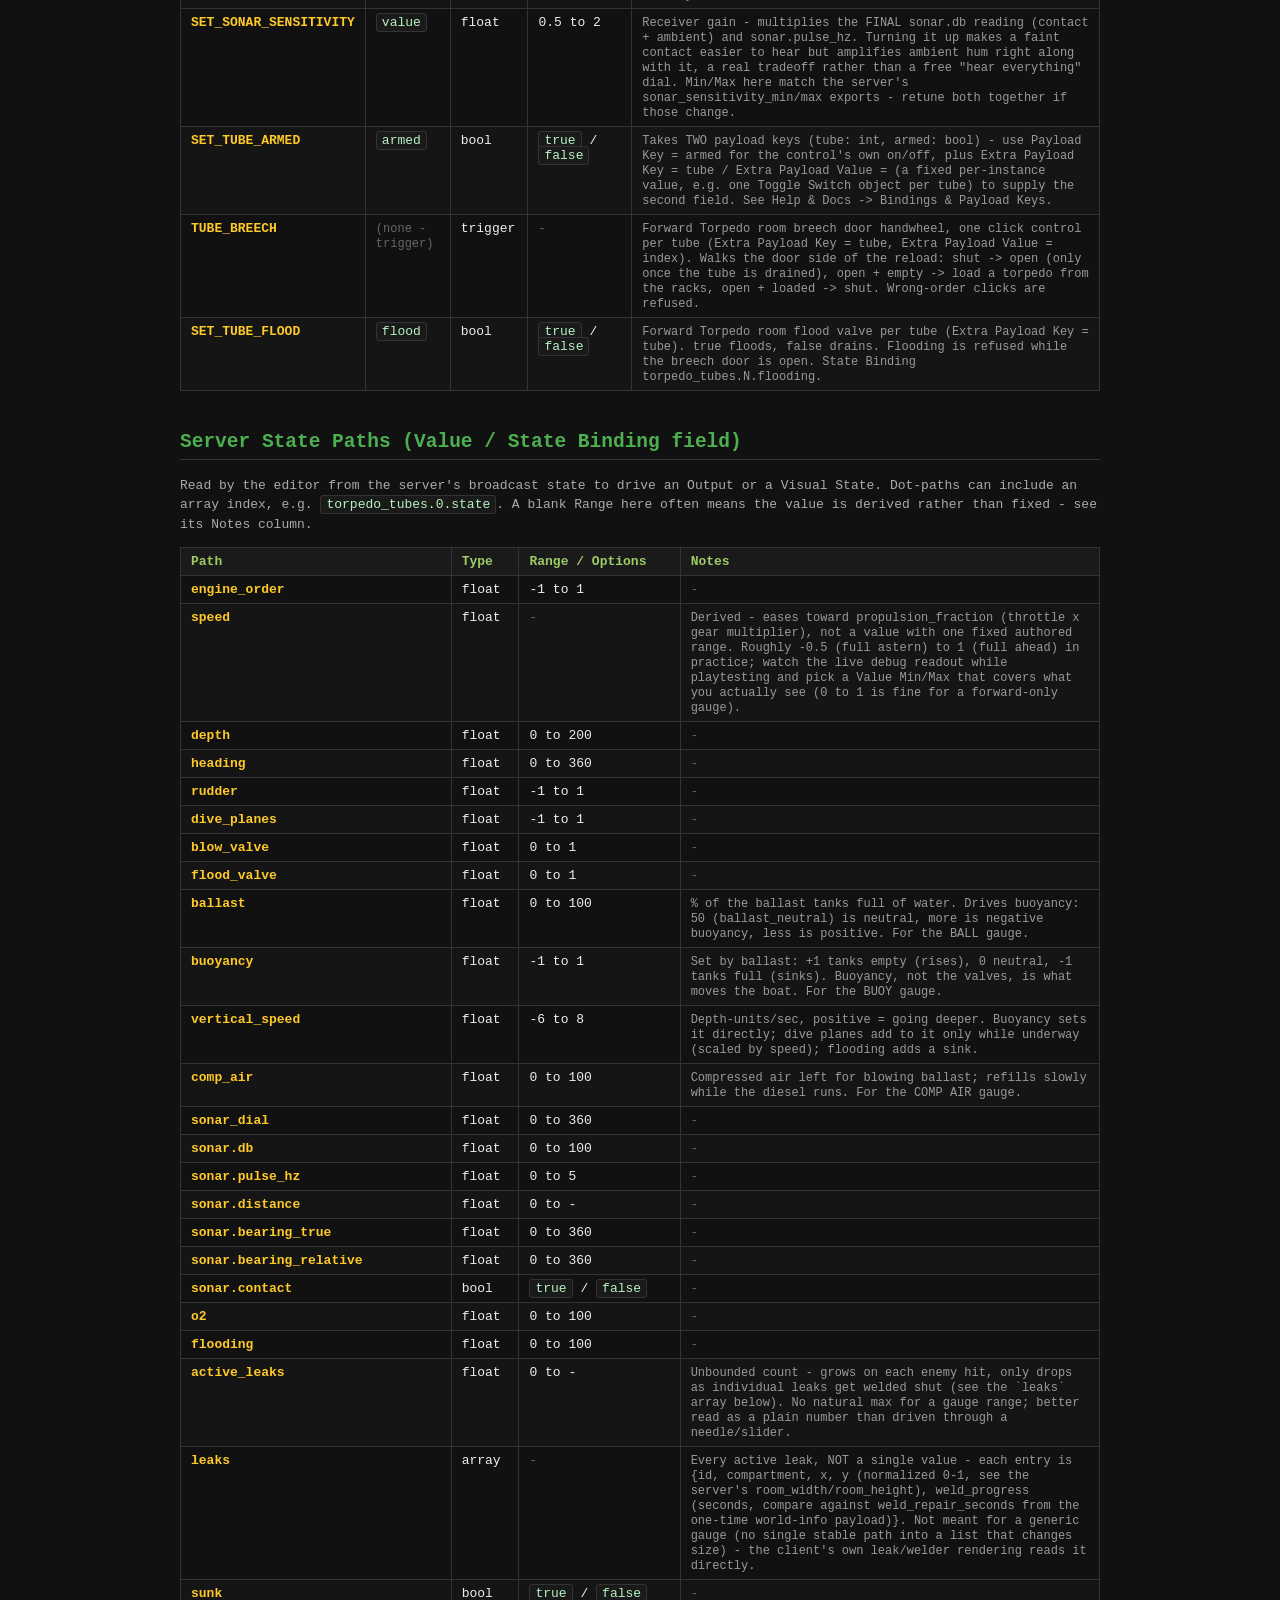
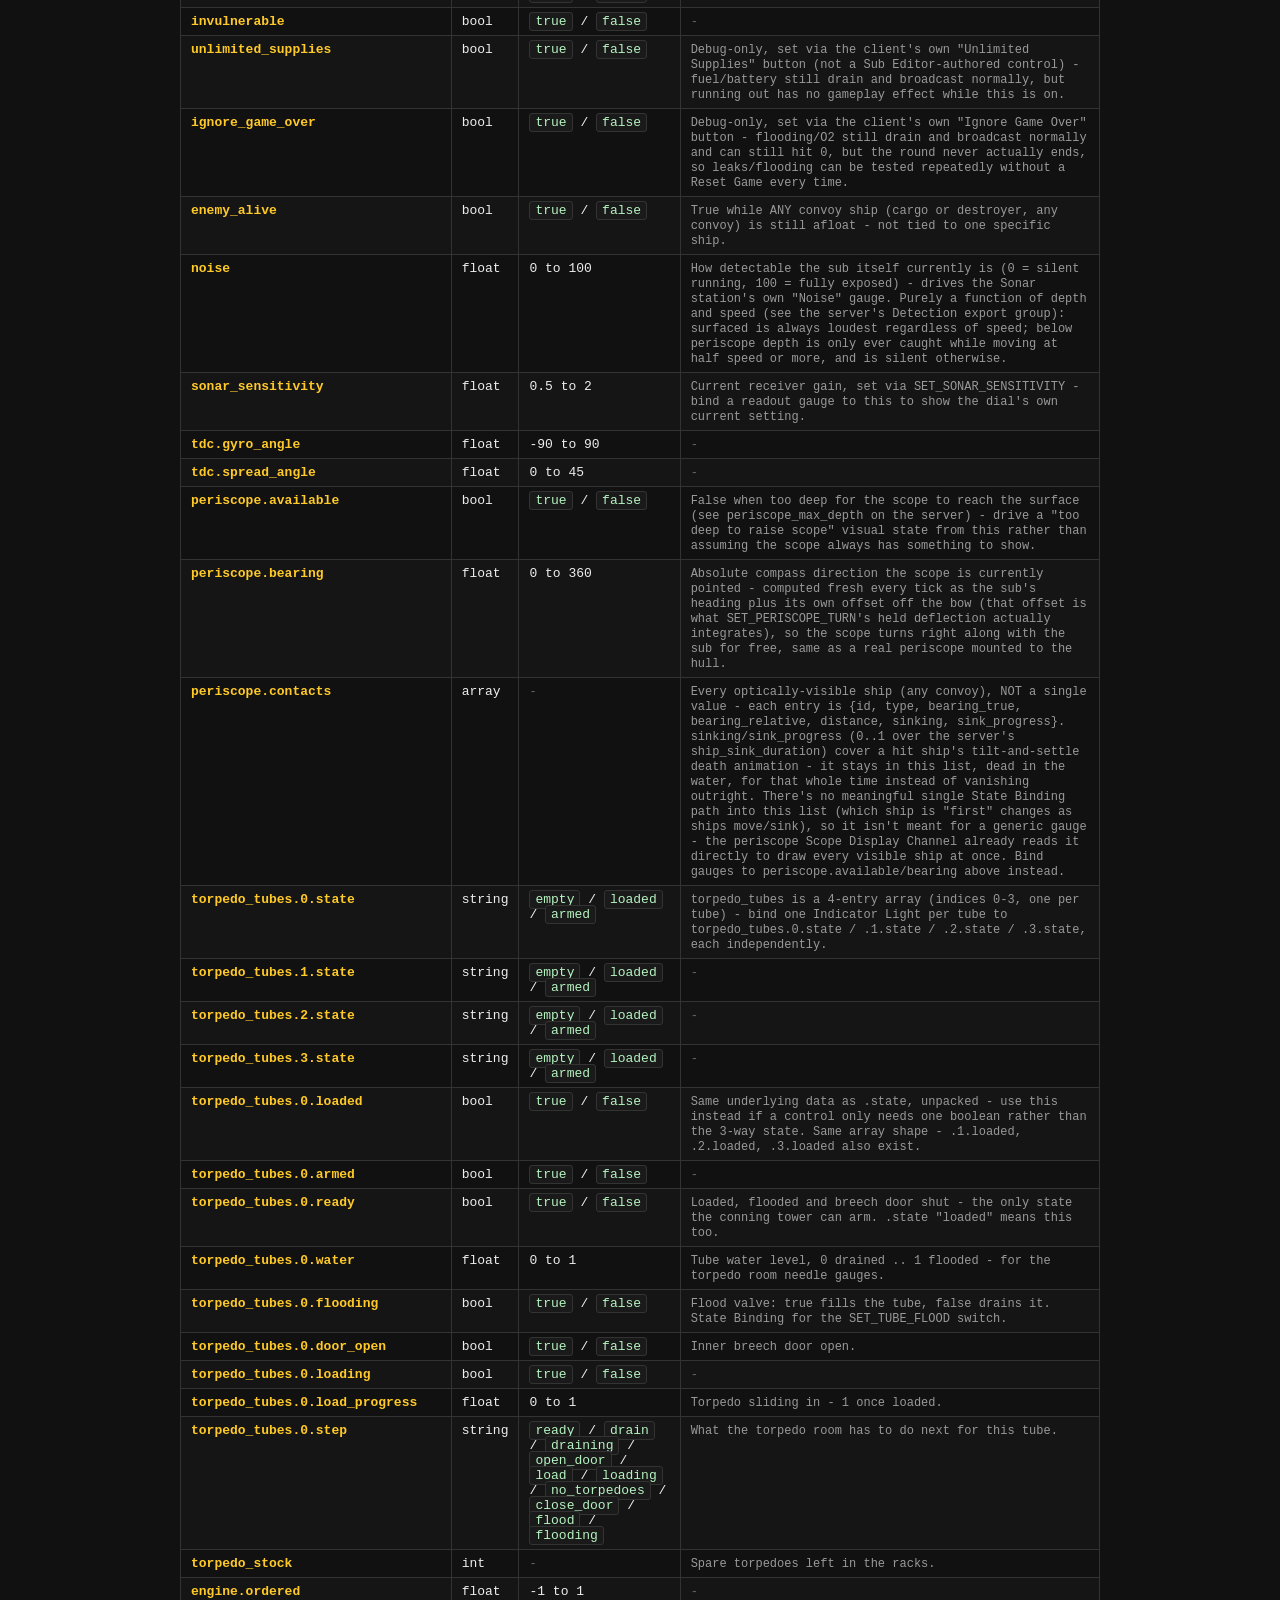
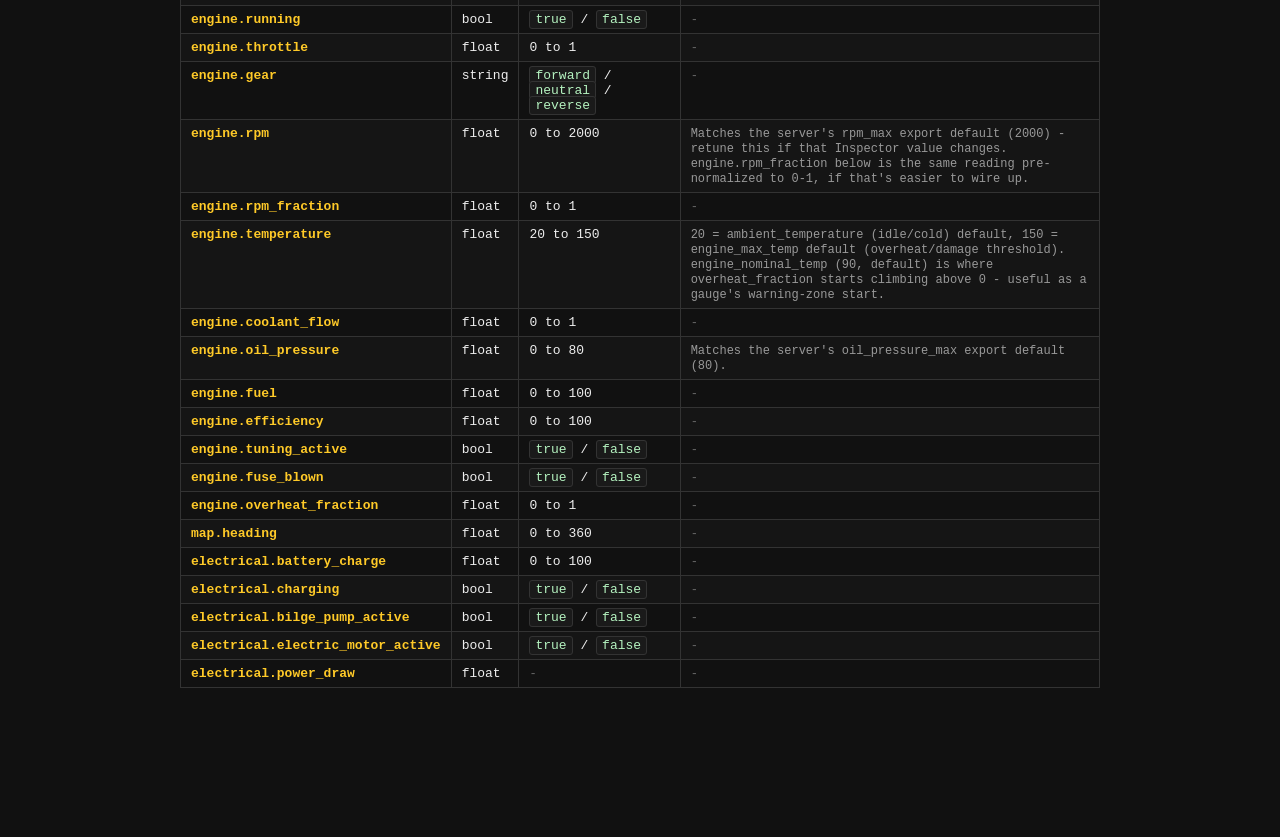
<file: sub-editor/binding-sheet.html>
<!doctype html>
<html>
<head>
<meta charset="utf-8">
<title>Sub Editor - Binding Sheet</title>
<style>
  * { box-sizing: border-box; }
  body {
    font-family: monospace;
    background: #111;
    color: #eee;
    margin: 0;
  }
  a { color: #6fc3ff; }
  code {
    background: #1a1a1a;
    border: 1px solid #333;
    border-radius: 3px;
    padding: 1px 5px;
    color: #b5f3c0;
  }
  .page-nav {
    position: sticky;
    top: 0;
    z-index: 20;
    height: 40px;
    display: flex;
    align-items: center;
    gap: 18px;
    padding: 0 16px;
    background: #1a1a1a;
    border-bottom: 1px solid #333;
  }
  .page-nav a {
    color: #ccc;
    text-decoration: none;
    font-size: 13px;
  }
  .page-nav a:hover { color: #4caf50; }
  .page-nav a.current {
    color: #4caf50;
    font-weight: bold;
    pointer-events: none;
  }
  main {
    max-width: 1000px;
    margin: 0 auto;
    padding: 32px 40px 120px;
  }
  h1 { color: #4caf50; margin-top: 0; }
  h2 {
    color: #4caf50;
    border-bottom: 1px solid #333;
    padding-bottom: 6px;
    margin-top: 40px;
  }
  p.lede { color: #aaa; font-size: 15px; line-height: 1.5; }
  input#filter {
    width: 100%;
    font-family: monospace;
    font-size: 13px;
    background: #1a1a1a;
    color: #eee;
    border: 1px solid #444;
    border-radius: 3px;
    padding: 8px 10px;
    margin-bottom: 20px;
  }
  table {
    border-collapse: collapse;
    width: 100%;
    margin-bottom: 12px;
    font-size: 13px;
  }
  th, td {
    border: 1px solid #333;
    padding: 6px 10px;
    text-align: left;
    vertical-align: top;
  }
  th {
    background: #1a1a1a;
    color: #9ccc65;
  }
  tr:nth-child(even) td { background: #151515; }
  tr.hidden-row { display: none; }
  .name { color: #ffca28; font-weight: bold; }
  .note { color: #999; font-size: 12px; }
  .callout {
    background: #1a1a1a;
    border: 1px solid #333;
    border-left: 3px solid #4caf50;
    border-radius: 4px;
    padding: 10px 14px;
    margin: 14px 0;
    font-size: 13px;
    line-height: 1.5;
  }
  .empty-note { color: #666; font-size: 12px; margin: 10px 0; }
</style>
</head>
<body>

<div class="page-nav">
  <a href="index.html">&larr; Sub Editor</a>
  <a href="help.html">Help / Docs</a>
  <a href="binding-sheet.html" class="current">Binding Sheet</a>
</div>

<main>
<h1>Binding Sheet</h1>
<p class="lede">
  Every server action and state path the Sub Editor's autocomplete actually
  knows about, rendered straight from
  <code>sub-editor/server-bindings.js</code> - the same file editor.js loads,
  so this page can never drift out of sync with what the Binding/State
  Binding fields will actually accept. See
  <a href="help.html#bindings">Help &amp; Docs &rarr; Bindings &amp; Payload
  Keys</a> for what these fields mean and how they're used.
</p>

<div class="callout">
  <strong>bool</strong> fields: a Visual State's <strong>Name</strong> must be
  the exact string <code>true</code> or <code>false</code> (lowercase, no
  quotes typed in the field itself) to match a boolean value - never
  <code>T</code>, <code>1</code>, or <code>on</code>. For a Rotate/Linear
  Output's Value Min/Max, use the plain numbers <code>0</code> and
  <code>1</code> - a JS boolean behaves as 0/1 automatically in that math, so
  Min=0/Max=1 always works. A Texture Swap output needs no range at all: it
  just checks the raw value directly. See
  <a href="help.html#visual-states">Help &amp; Docs &rarr; Visual
  States</a> and <a href="help.html#output-texture">&rarr; Texture Swap</a>.
</div>

<input type="text" id="filter" placeholder="Filter by name/path...">

<h2 id="actions">Server Actions (Binding field)</h2>
<p class="lede" style="font-size:13px;">
  Sent by the editor to the server when a control is clicked or dragged.
</p>
<table id="actions-table">
  <thead>
    <tr><th>Name</th><th>Payload Key</th><th>Value Type</th><th>Range / Options</th><th>Notes</th></tr>
  </thead>
  <tbody></tbody>
</table>

<h2 id="state-paths">Server State Paths (Value / State Binding field)</h2>
<p class="lede" style="font-size:13px;">
  Read by the editor from the server's broadcast state to drive an Output or
  a Visual State. Dot-paths can include an array index, e.g.
  <code>torpedo_tubes.0.state</code>. A blank Range here often means the
  value is derived rather than fixed - see its Notes column.
</p>
<table id="state-paths-table">
  <thead>
    <tr><th>Path</th><th>Type</th><th>Range / Options</th><th>Notes</th></tr>
  </thead>
  <tbody></tbody>
</table>

</main>

<script src="server-bindings.js"></script>
<script>
  function rangeOrOptions(entry) {
    if (entry.options) return entry.options.map((o) => `<code>${o}</code>`).join(' / ');
    if (entry.min != null || entry.max != null) return `${entry.min ?? '-'} to ${entry.max ?? '-'}`;
    if (entry.valueType === 'bool' || entry.type === 'bool') return '<code>true</code> / <code>false</code>';
    return '<span class="empty-note">-</span>';
  }

  function noteCell(entry) {
    return entry.note ? `<span class="note">${entry.note}</span>` : '<span class="empty-note">-</span>';
  }

  const actionsBody = document.querySelector('#actions-table tbody');
  SERVER_ACTIONS.forEach((a) => {
    const tr = document.createElement('tr');
    tr.dataset.filterKey = a.name.toLowerCase();
    tr.innerHTML = `
      <td class="name">${a.name}</td>
      <td>${a.payloadKey ? `<code>${a.payloadKey}</code>` : '<span class="empty-note">(none - trigger)</span>'}</td>
      <td>${a.valueType}</td>
      <td>${rangeOrOptions(a)}</td>
      <td>${noteCell(a)}</td>
    `;
    actionsBody.appendChild(tr);
  });

  const statePathsBody = document.querySelector('#state-paths-table tbody');
  SERVER_STATE_PATHS.forEach((s) => {
    const tr = document.createElement('tr');
    tr.dataset.filterKey = s.path.toLowerCase();
    tr.innerHTML = `
      <td class="name">${s.path}</td>
      <td>${s.type}</td>
      <td>${rangeOrOptions(s)}</td>
      <td>${noteCell(s)}</td>
    `;
    statePathsBody.appendChild(tr);
  });

  document.getElementById('filter').addEventListener('input', (event) => {
    const query = event.target.value.trim().toLowerCase();
    document.querySelectorAll('#actions-table tbody tr, #state-paths-table tbody tr').forEach((tr) => {
      tr.classList.toggle('hidden-row', !!query && !tr.dataset.filterKey.includes(query));
    });
  });
</script>

</body>
</html>
</file>
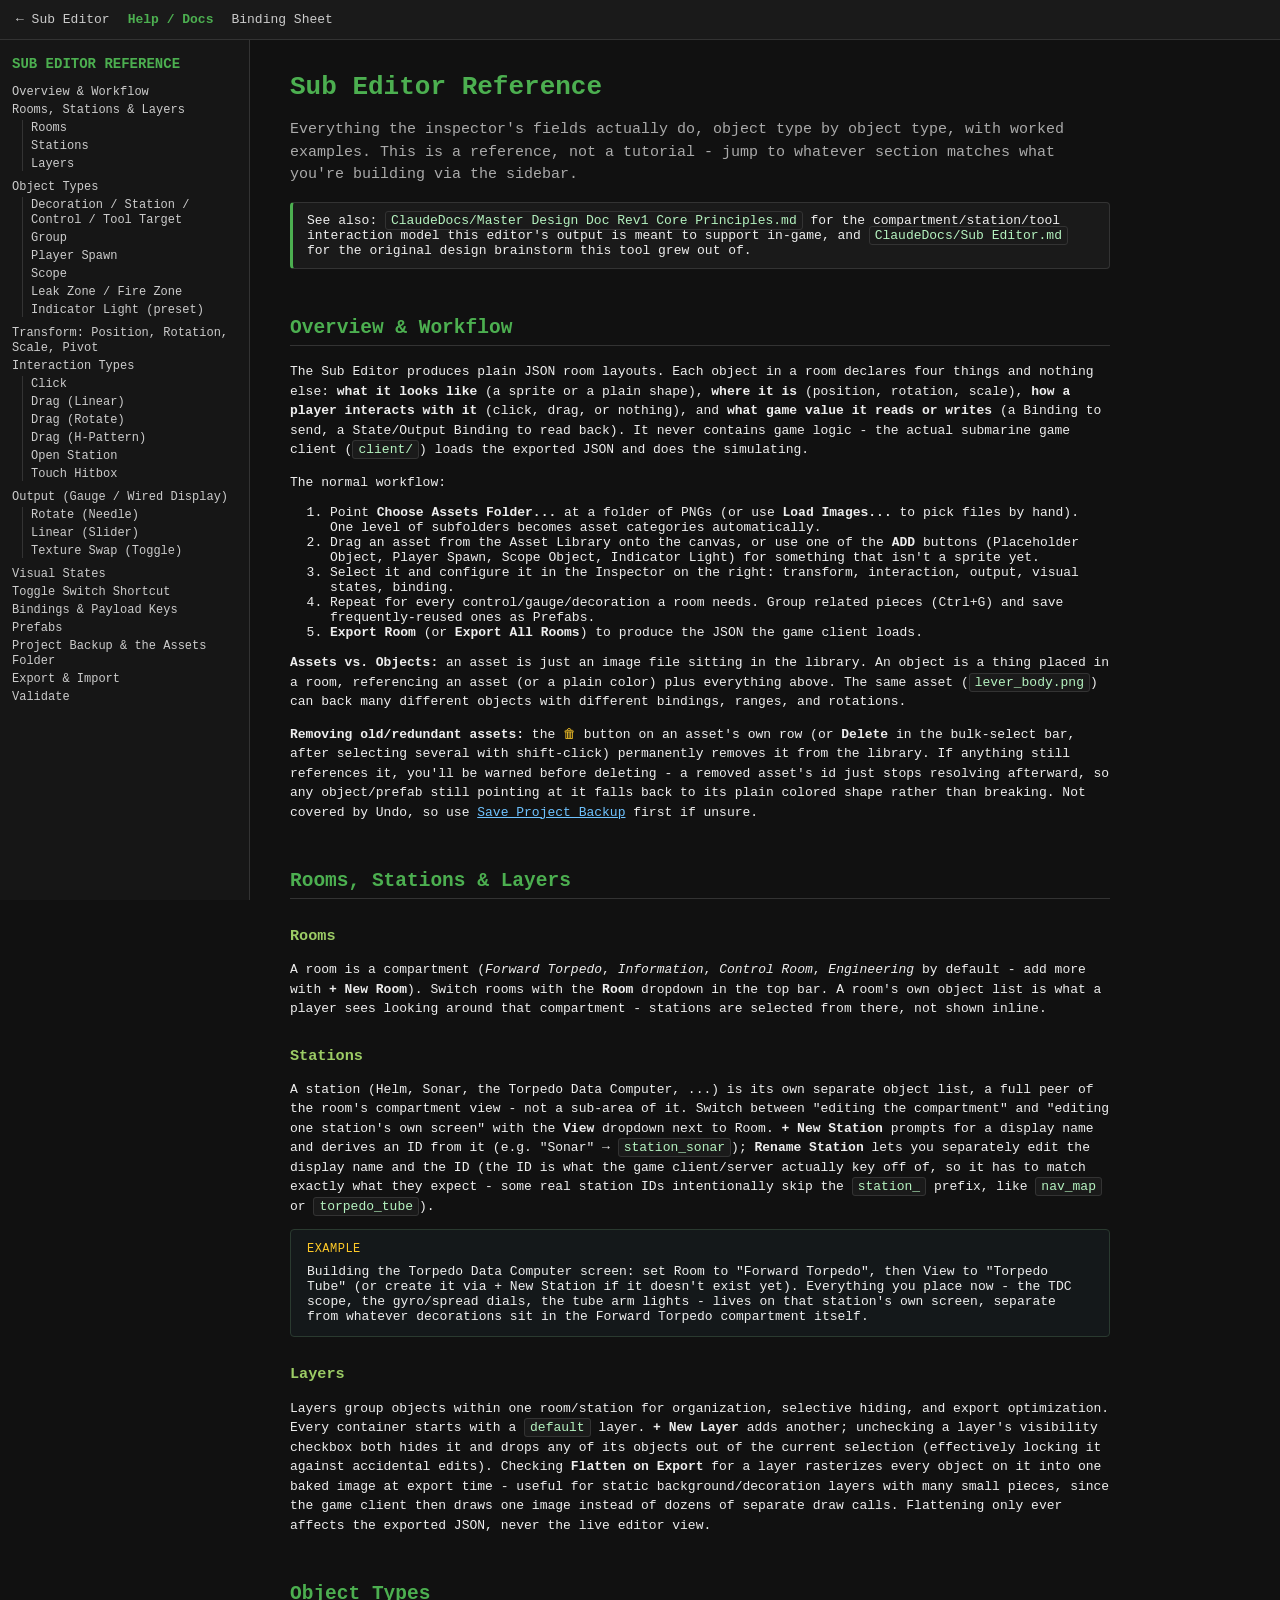
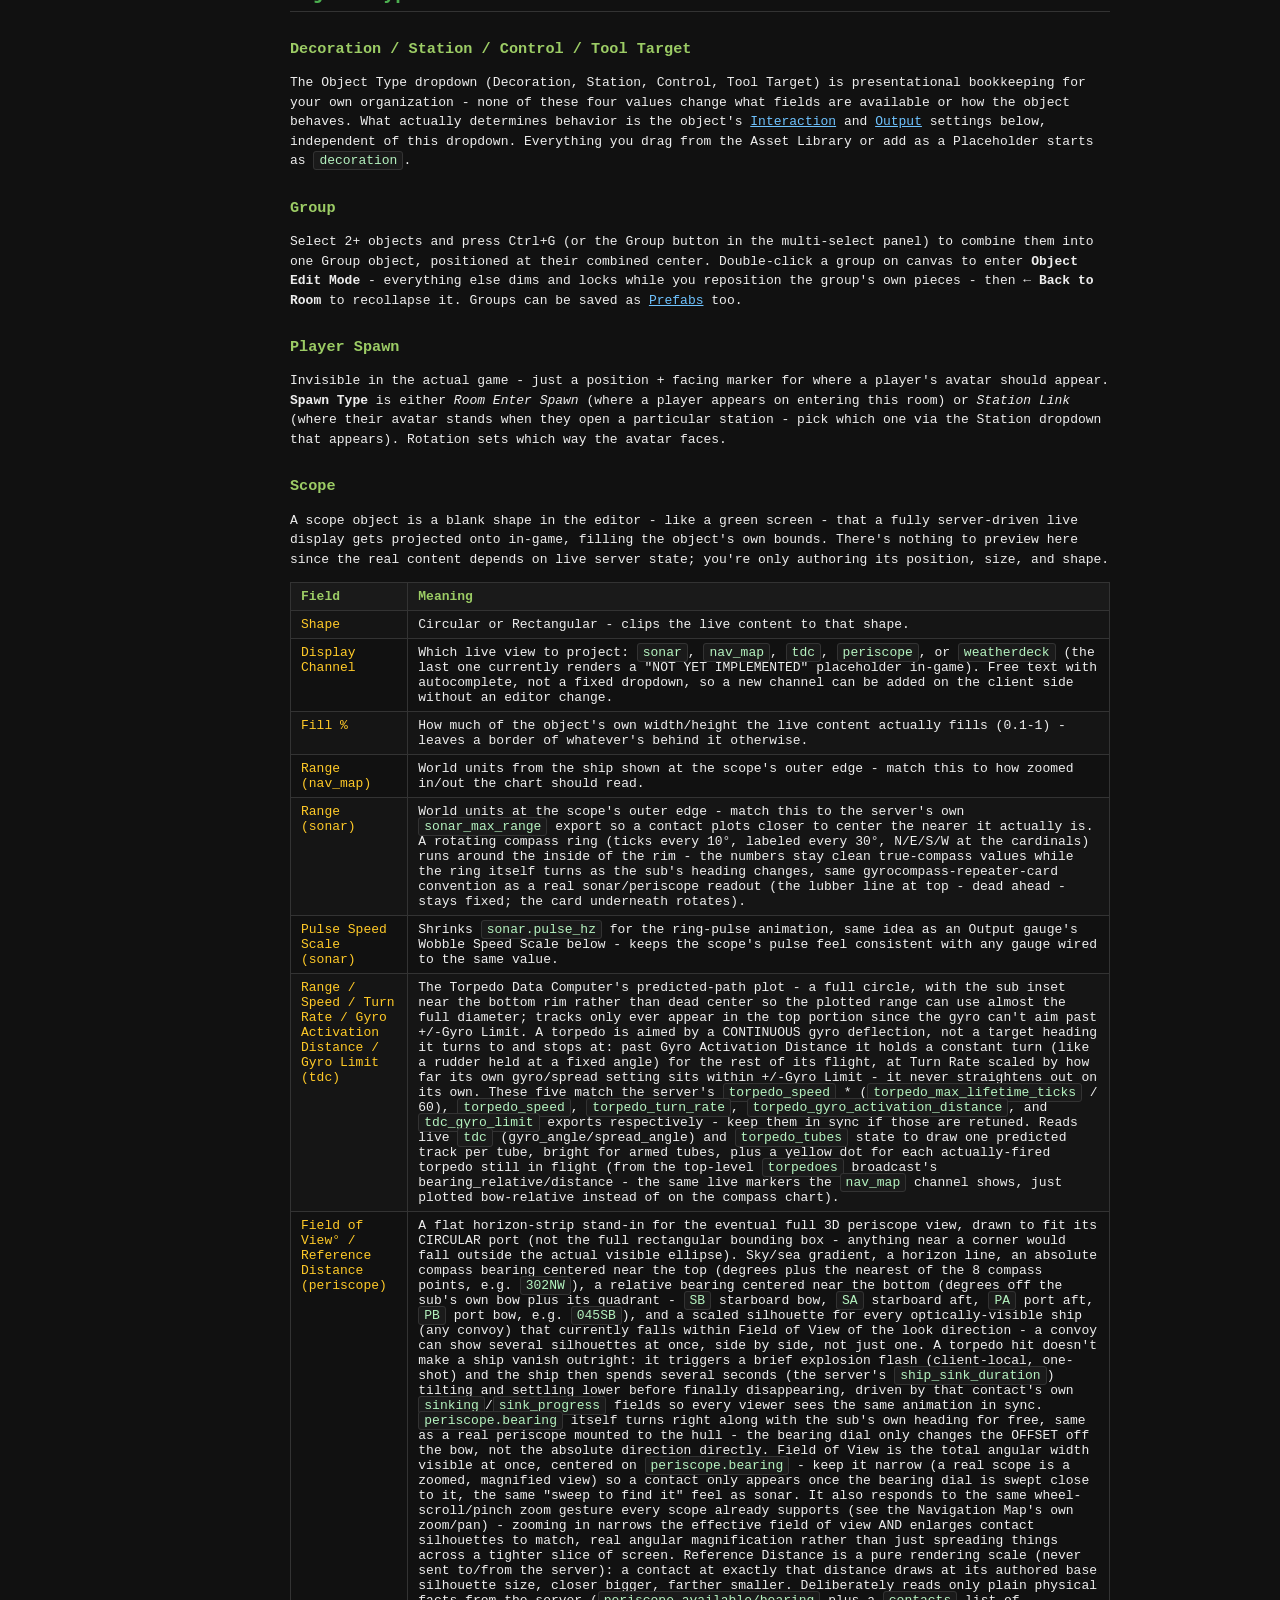
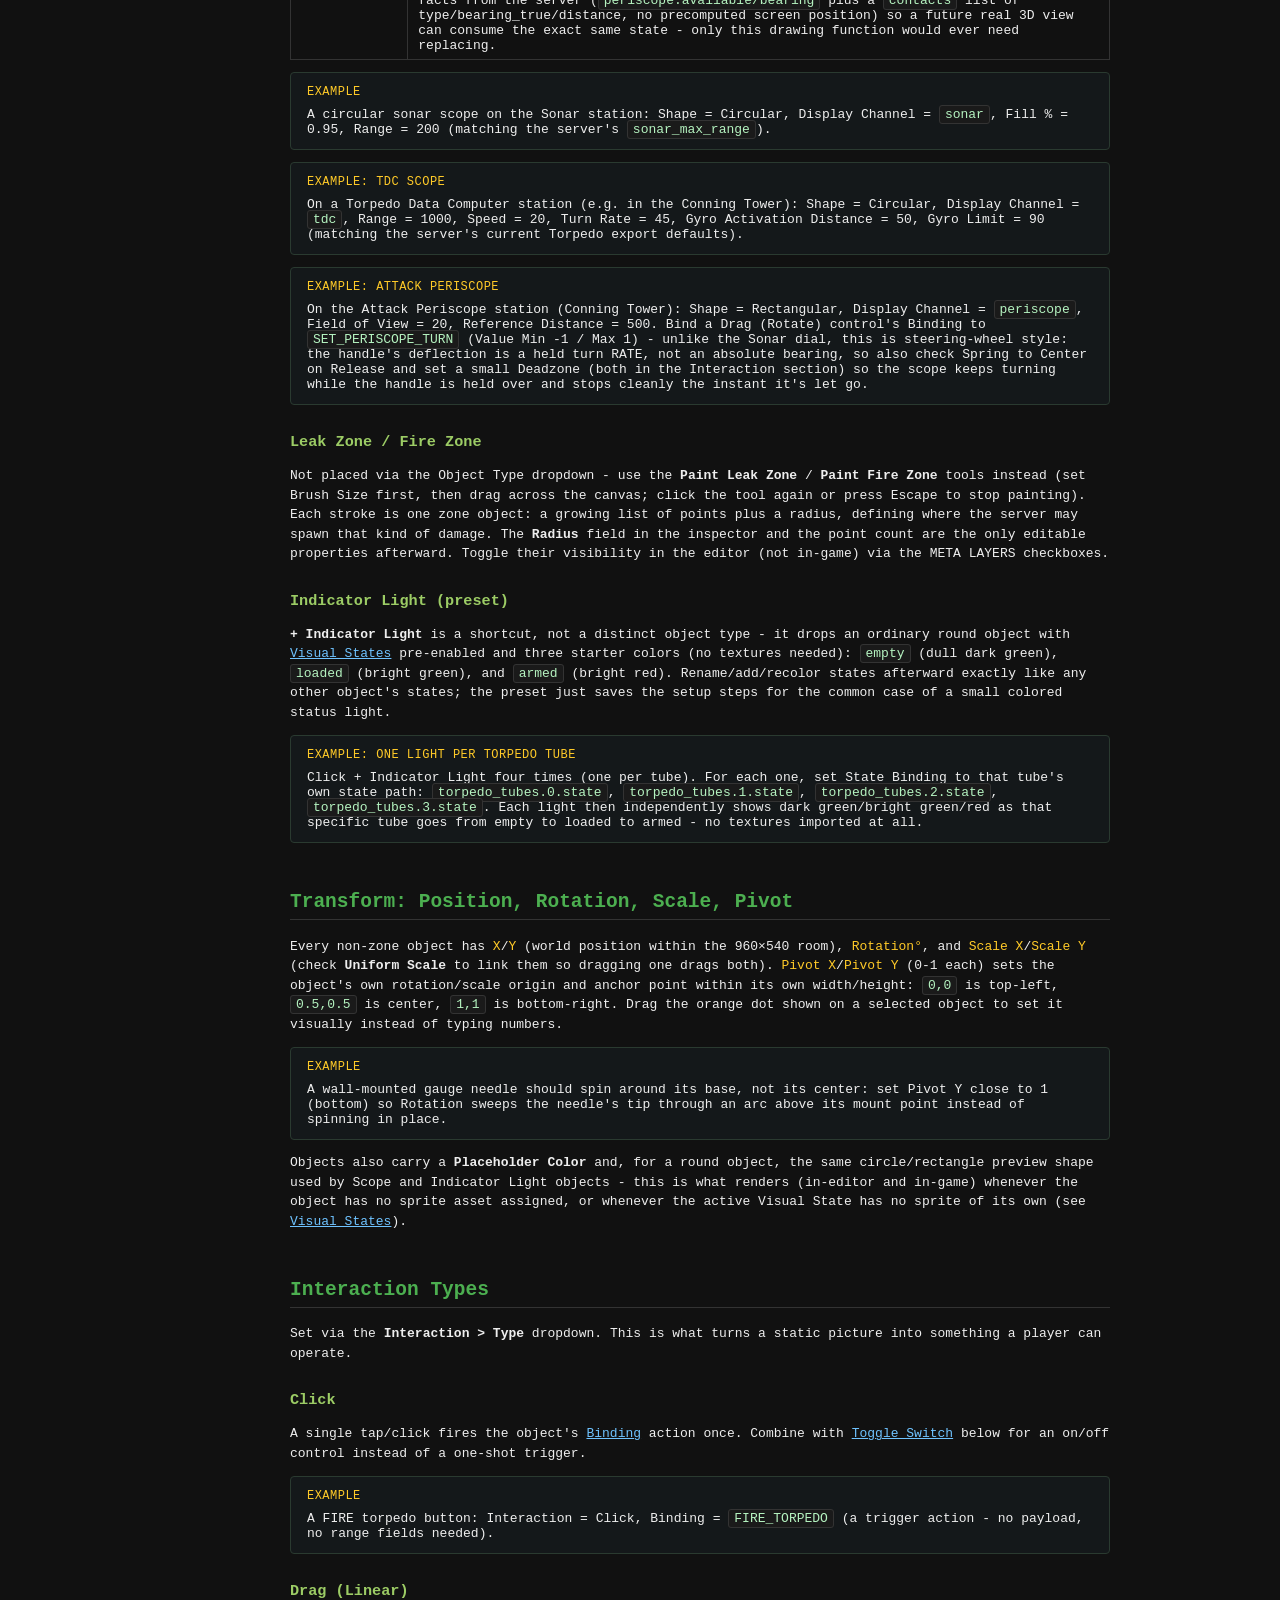
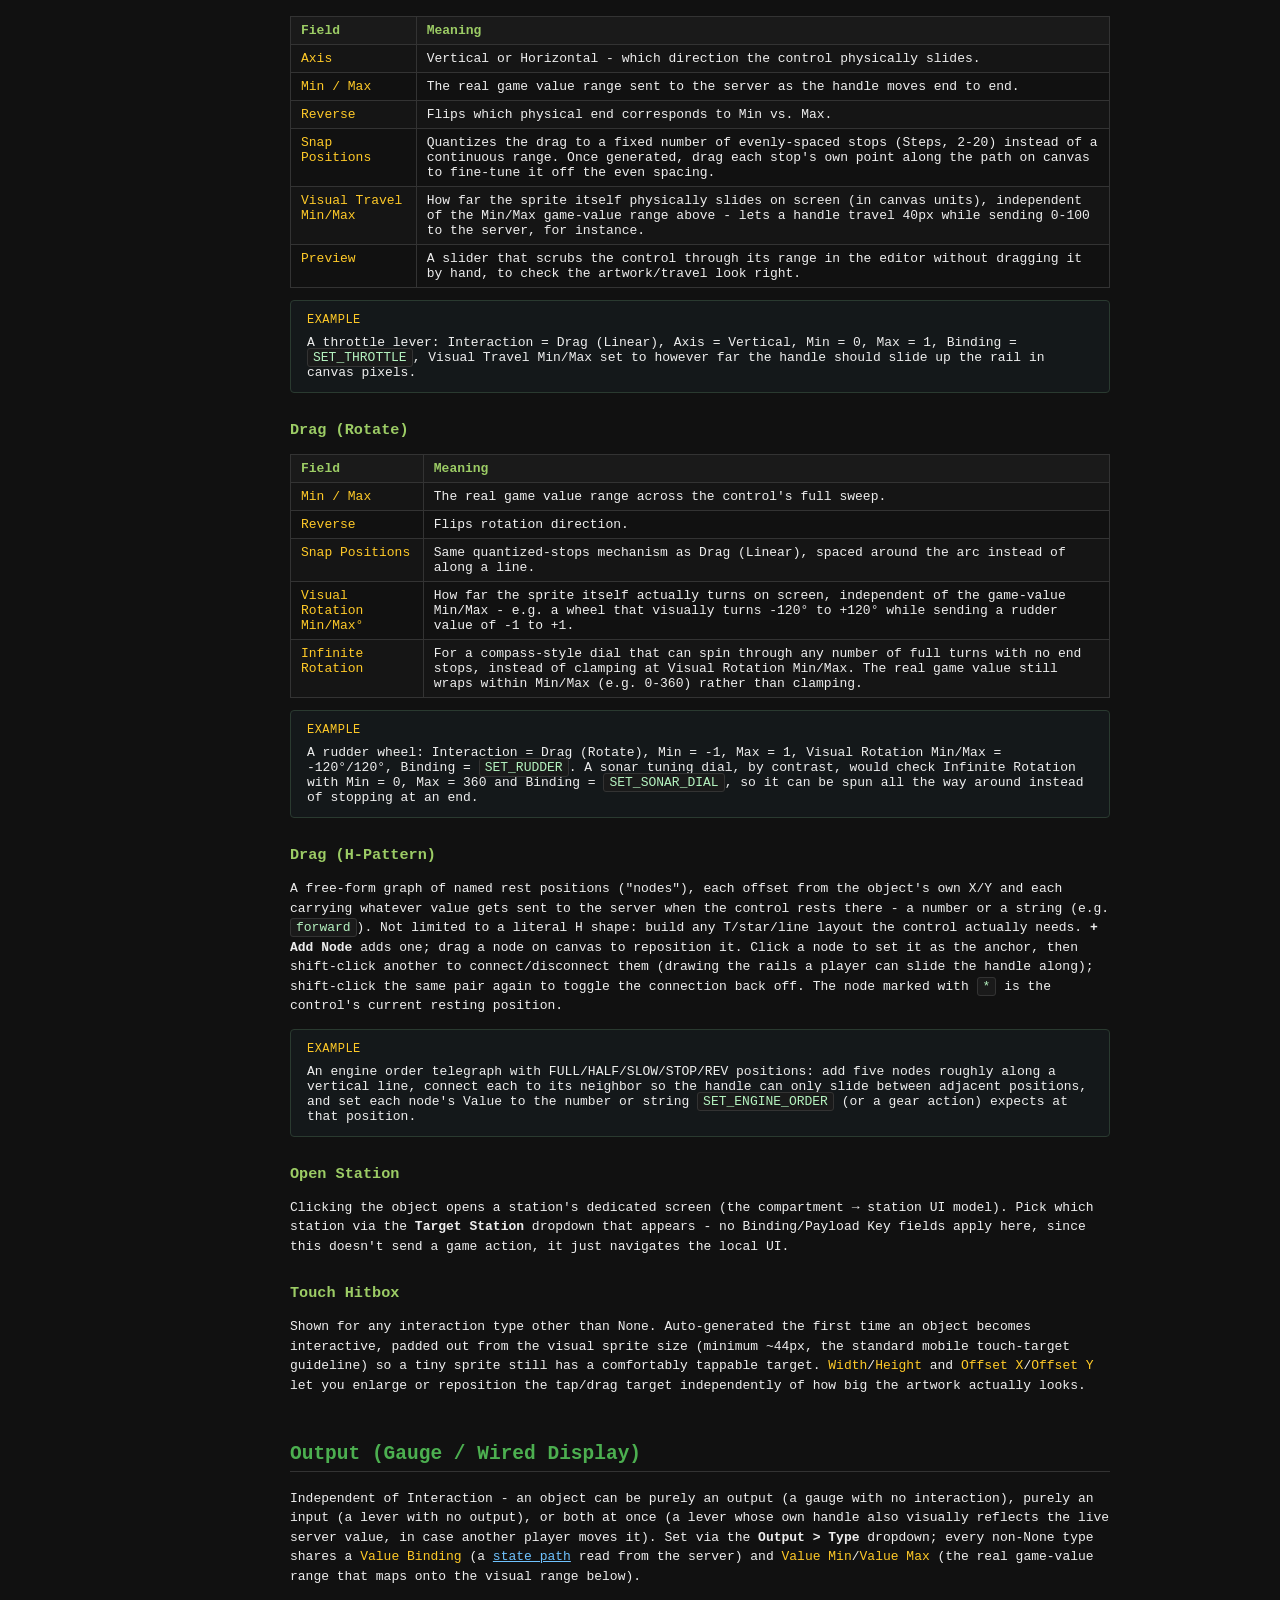
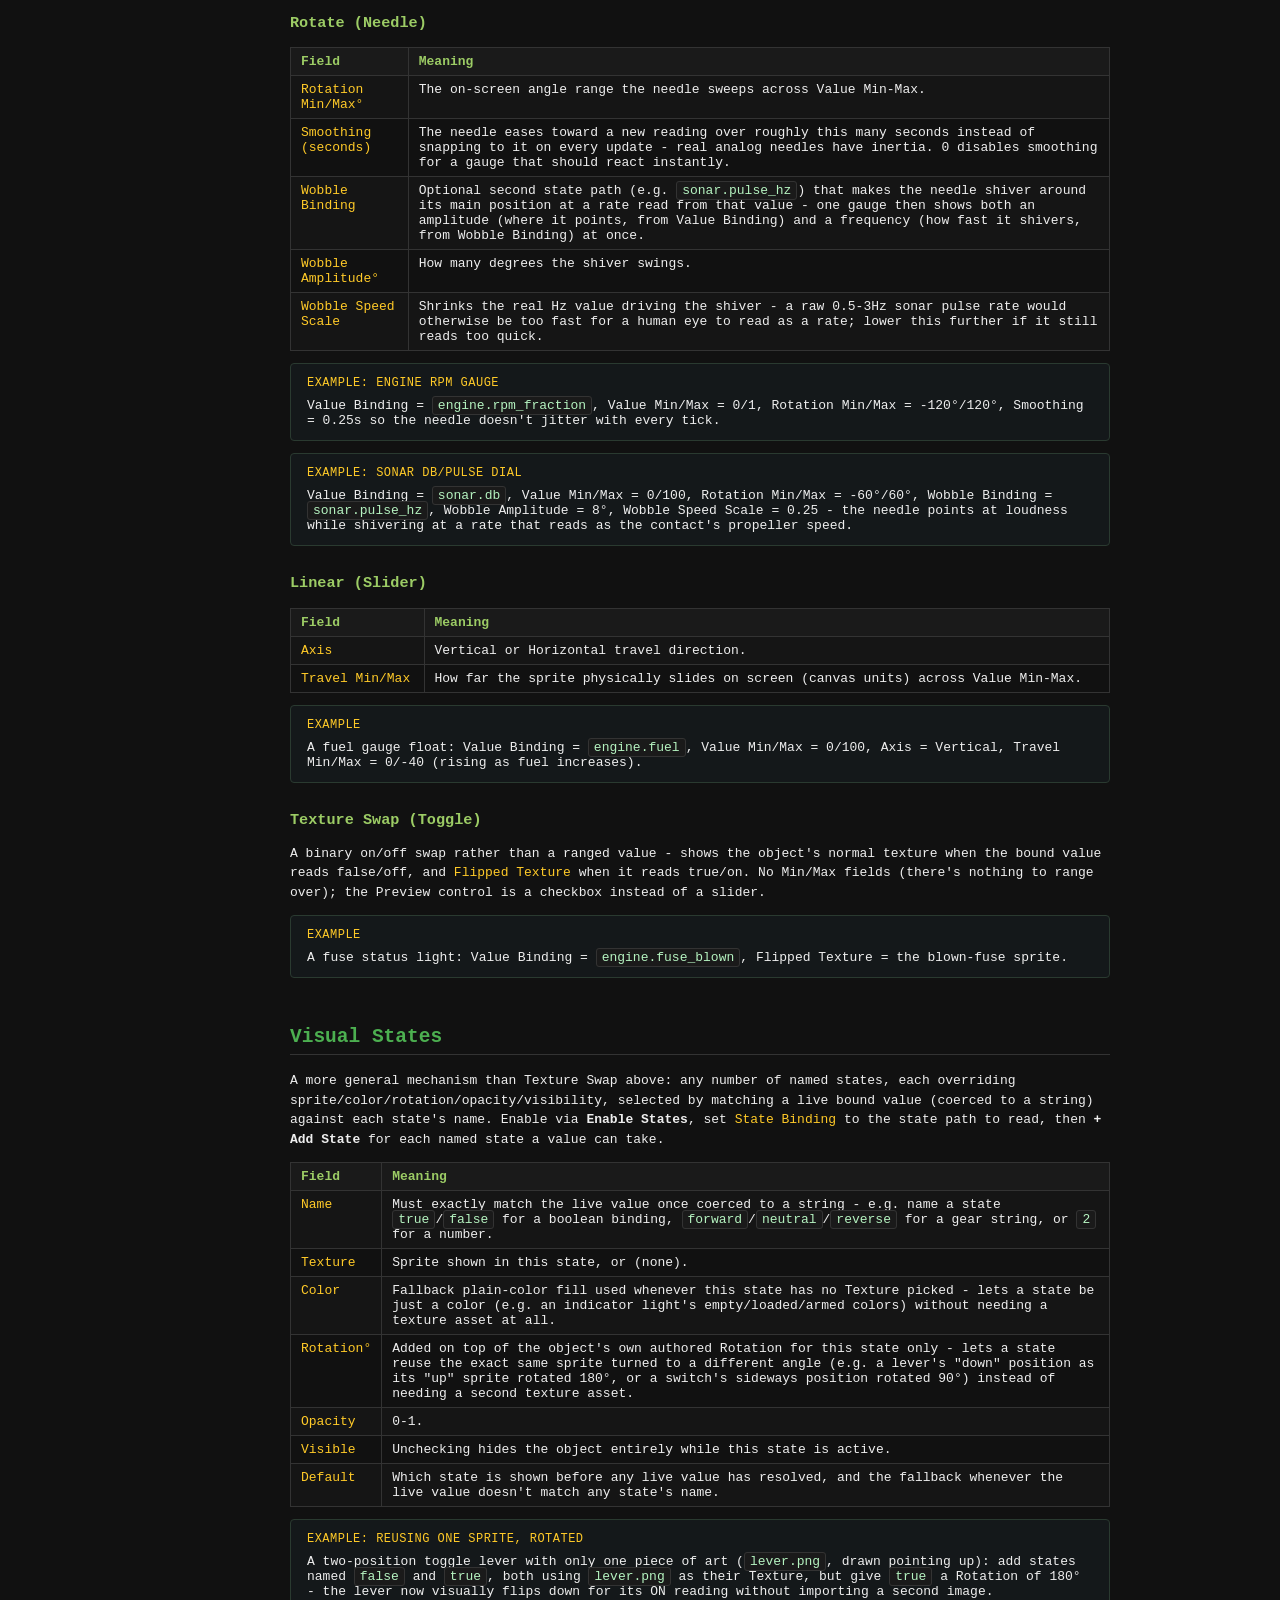
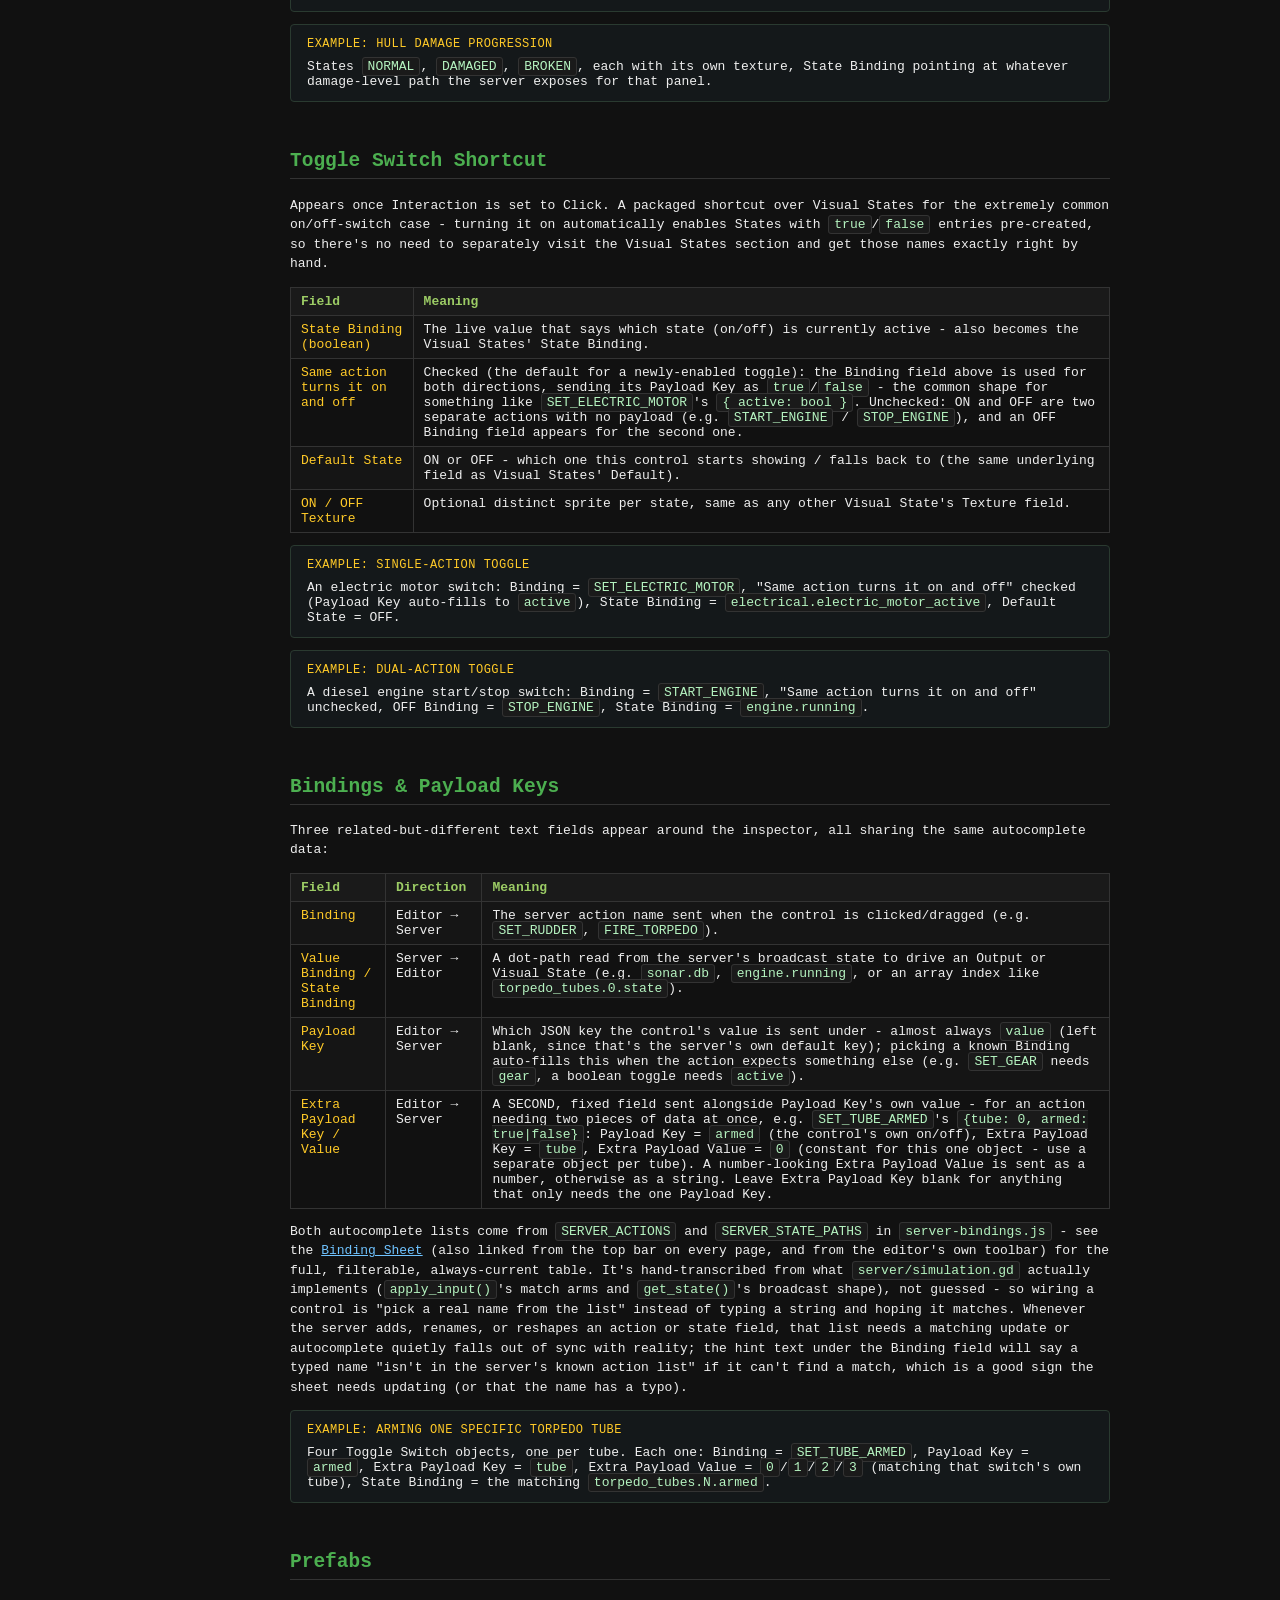
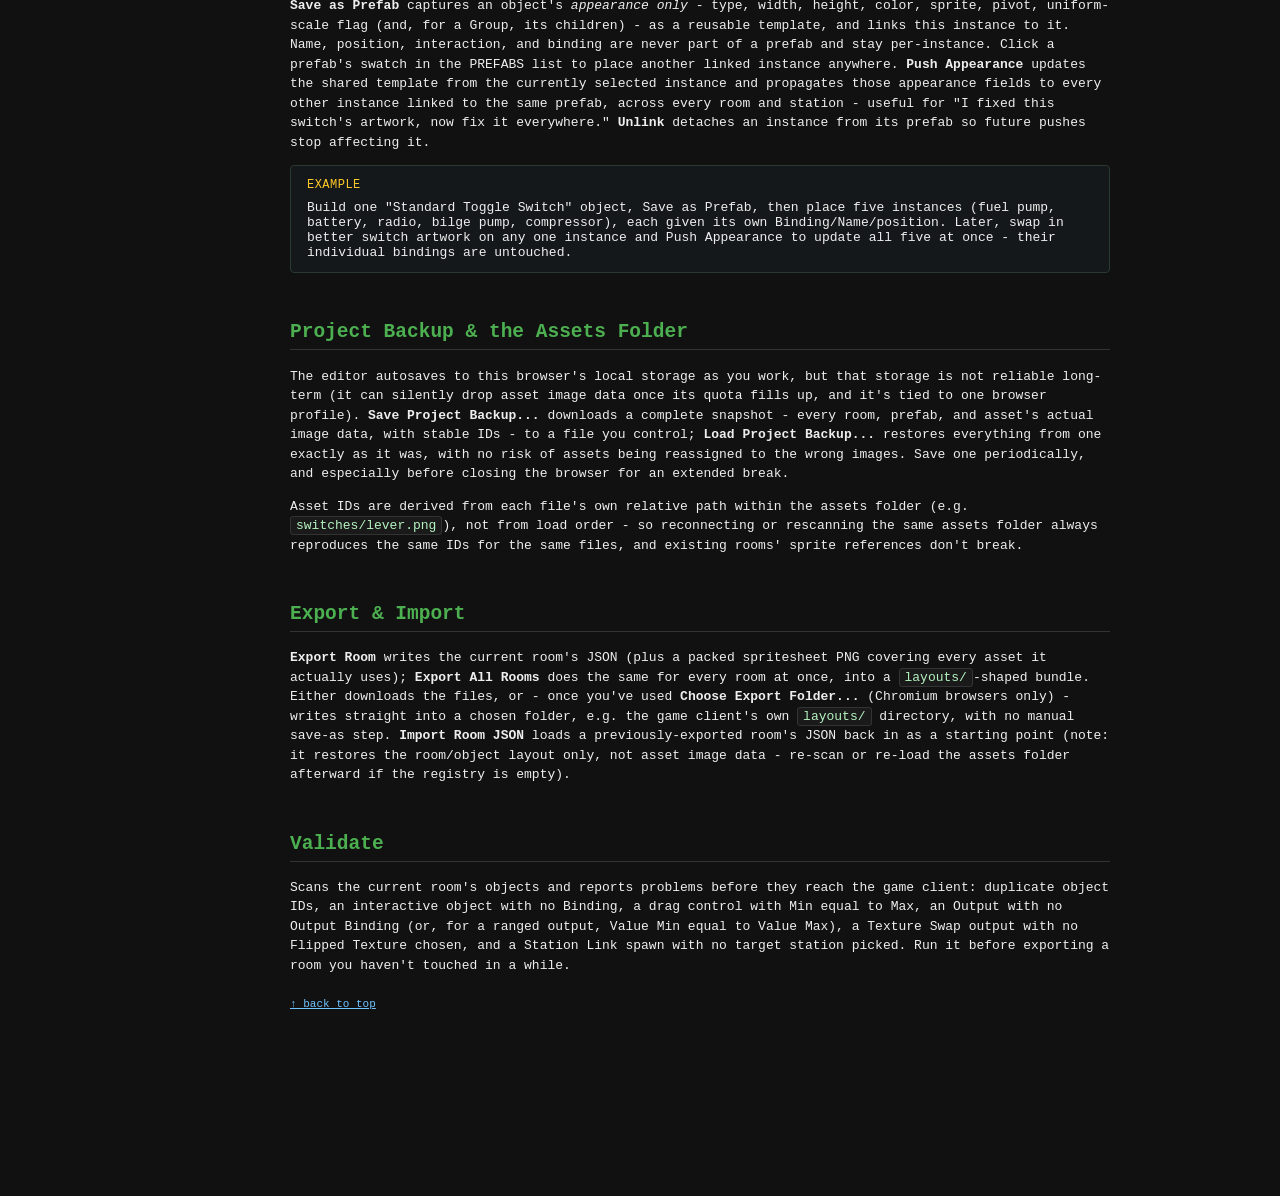
<file: sub-editor/help.html>
<!doctype html>
<html>
<head>
<meta charset="utf-8">
<title>Sub Editor - Reference</title>
<style>
  * { box-sizing: border-box; }
  body {
    font-family: monospace;
    background: #111;
    color: #eee;
    margin: 0;
  }
  a { color: #6fc3ff; }
  code {
    background: #1a1a1a;
    border: 1px solid #333;
    border-radius: 3px;
    padding: 1px 5px;
    color: #b5f3c0;
  }
  /* Persistent top bar for jumping between this reference, the Binding
     Sheet, and the editor itself - stays visible regardless of scroll
     position in either the sidebar or the main content below. */
  .page-nav {
    position: sticky;
    top: 0;
    z-index: 20;
    height: 40px;
    display: flex;
    align-items: center;
    gap: 18px;
    padding: 0 16px;
    background: #1a1a1a;
    border-bottom: 1px solid #333;
  }
  .page-nav a {
    color: #ccc;
    text-decoration: none;
    font-size: 13px;
  }
  .page-nav a:hover { color: #4caf50; }
  .page-nav a.current {
    color: #4caf50;
    font-weight: bold;
    pointer-events: none;
  }
  .page-body {
    display: flex;
    align-items: flex-start;
  }
  nav {
    position: sticky;
    top: 40px;
    width: 250px;
    flex-shrink: 0;
    height: calc(100vh - 40px);
    overflow-y: auto;
    background: #161616;
    border-right: 1px solid #333;
    padding: 16px 12px;
  }
  nav .nav-title {
    color: #4caf50;
    font-weight: bold;
    font-size: 14px;
    margin-bottom: 12px;
  }
  nav ul {
    list-style: none;
    margin: 0 0 14px;
    padding: 0;
  }
  nav ul.sub {
    margin: 2px 0 8px 10px;
    padding-left: 8px;
    border-left: 1px solid #333;
  }
  nav li { margin: 3px 0; }
  nav a {
    text-decoration: none;
    color: #ccc;
    font-size: 12px;
  }
  nav a:hover { color: #4caf50; }
  main {
    flex: 1;
    min-width: 0;
    max-width: 900px;
    padding: 32px 40px 120px;
  }
  h1 { color: #4caf50; margin-top: 0; }
  h2 {
    color: #4caf50;
    border-bottom: 1px solid #333;
    padding-bottom: 6px;
    margin-top: 48px;
  }
  h3 { color: #9ccc65; margin-top: 28px; }
  h4 { color: #ddd; margin-bottom: 4px; }
  p { line-height: 1.5; }
  .lede {
    color: #aaa;
    font-size: 15px;
  }
  .callout {
    background: #1a1a1a;
    border: 1px solid #333;
    border-left: 3px solid #4caf50;
    border-radius: 4px;
    padding: 10px 14px;
    margin: 14px 0;
    font-size: 13px;
  }
  .callout.warn { border-left-color: #e53935; }
  .example {
    background: #14181a;
    border: 1px solid #2a3a30;
    border-radius: 4px;
    padding: 12px 16px;
    margin: 12px 0;
  }
  .example .example-title {
    color: #ffca28;
    font-size: 12px;
    text-transform: uppercase;
    letter-spacing: 0.04em;
    margin-bottom: 8px;
  }
  table {
    border-collapse: collapse;
    width: 100%;
    margin: 12px 0;
    font-size: 13px;
  }
  th, td {
    border: 1px solid #333;
    padding: 6px 10px;
    text-align: left;
    vertical-align: top;
  }
  th {
    background: #1a1a1a;
    color: #9ccc65;
  }
  tr:nth-child(even) td { background: #151515; }
  .field { color: #ffca28; }
  .top-link {
    display: inline-block;
    margin-top: 8px;
    font-size: 11px;
    color: #666;
  }
</style>
</head>
<body>

<div class="page-nav">
  <a href="index.html">&larr; Sub Editor</a>
  <a href="help.html" class="current">Help / Docs</a>
  <a href="binding-sheet.html">Binding Sheet</a>
</div>

<div class="page-body">
<nav>
  <div class="nav-title">SUB EDITOR REFERENCE</div>
  <ul>
    <li><a href="#overview">Overview &amp; Workflow</a></li>
    <li><a href="#rooms-stations-layers">Rooms, Stations &amp; Layers</a>
      <ul class="sub">
        <li><a href="#rooms">Rooms</a></li>
        <li><a href="#stations">Stations</a></li>
        <li><a href="#layers">Layers</a></li>
      </ul>
    </li>
    <li><a href="#object-types">Object Types</a>
      <ul class="sub">
        <li><a href="#type-decoration">Decoration / Station / Control / Tool Target</a></li>
        <li><a href="#type-group">Group</a></li>
        <li><a href="#type-player-spawn">Player Spawn</a></li>
        <li><a href="#type-scope">Scope</a></li>
        <li><a href="#type-zone">Leak Zone / Fire Zone</a></li>
        <li><a href="#type-indicator">Indicator Light (preset)</a></li>
      </ul>
    </li>
    <li><a href="#transform">Transform: Position, Rotation, Scale, Pivot</a></li>
    <li><a href="#interaction">Interaction Types</a>
      <ul class="sub">
        <li><a href="#interaction-click">Click</a></li>
        <li><a href="#interaction-drag-linear">Drag (Linear)</a></li>
        <li><a href="#interaction-drag-rotate">Drag (Rotate)</a></li>
        <li><a href="#interaction-drag-hpattern">Drag (H-Pattern)</a></li>
        <li><a href="#interaction-open-station">Open Station</a></li>
        <li><a href="#hitbox">Touch Hitbox</a></li>
      </ul>
    </li>
    <li><a href="#output">Output (Gauge / Wired Display)</a>
      <ul class="sub">
        <li><a href="#output-rotate">Rotate (Needle)</a></li>
        <li><a href="#output-linear">Linear (Slider)</a></li>
        <li><a href="#output-texture">Texture Swap (Toggle)</a></li>
      </ul>
    </li>
    <li><a href="#visual-states">Visual States</a></li>
    <li><a href="#toggle-switch">Toggle Switch Shortcut</a></li>
    <li><a href="#bindings">Bindings &amp; Payload Keys</a></li>
    <li><a href="#prefabs">Prefabs</a></li>
    <li><a href="#backup">Project Backup &amp; the Assets Folder</a></li>
    <li><a href="#export">Export &amp; Import</a></li>
    <li><a href="#validate">Validate</a></li>
  </ul>
</nav>

<main>

<h1>Sub Editor Reference</h1>
<p class="lede">
  Everything the inspector's fields actually do, object type by object type,
  with worked examples. This is a reference, not a tutorial - jump to
  whatever section matches what you're building via the sidebar.
</p>

<div class="callout">
  See also: <code>ClaudeDocs/Master Design Doc Rev1 Core Principles.md</code>
  for the compartment/station/tool interaction model this editor's output is
  meant to support in-game, and <code>ClaudeDocs/Sub Editor.md</code> for the
  original design brainstorm this tool grew out of.
</div>

<h2 id="overview">Overview &amp; Workflow</h2>
<p>
  The Sub Editor produces plain JSON room layouts. Each object in a room
  declares four things and nothing else: <strong>what it looks like</strong>
  (a sprite or a plain shape), <strong>where it is</strong> (position,
  rotation, scale), <strong>how a player interacts with it</strong> (click,
  drag, or nothing), and <strong>what game value it reads or writes</strong>
  (a Binding to send, a State/Output Binding to read back). It never contains
  game logic - the actual submarine game client (<code>client/</code>) loads
  the exported JSON and does the simulating.
</p>
<p>The normal workflow:</p>
<ol>
  <li>Point <strong>Choose Assets Folder...</strong> at a folder of PNGs (or use <strong>Load Images...</strong> to pick files by hand). One level of subfolders becomes asset categories automatically.</li>
  <li>Drag an asset from the Asset Library onto the canvas, or use one of the <strong>ADD</strong> buttons (Placeholder Object, Player Spawn, Scope Object, Indicator Light) for something that isn't a sprite yet.</li>
  <li>Select it and configure it in the Inspector on the right: transform, interaction, output, visual states, binding.</li>
  <li>Repeat for every control/gauge/decoration a room needs. Group related pieces (Ctrl+G) and save frequently-reused ones as Prefabs.</li>
  <li><strong>Export Room</strong> (or <strong>Export All Rooms</strong>) to produce the JSON the game client loads.</li>
</ol>
<p>
  <strong>Assets vs. Objects:</strong> an asset is just an image file sitting
  in the library. An object is a thing placed in a room, referencing an
  asset (or a plain color) plus everything above. The same asset
  (<code>lever_body.png</code>) can back many different objects with
  different bindings, ranges, and rotations.
</p>
<p>
  <strong>Removing old/redundant assets:</strong> the <span class="field">&#128465;</span>
  button on an asset's own row (or <strong>Delete</strong> in the bulk-select
  bar, after selecting several with shift-click) permanently removes it from
  the library. If anything still references it, you'll be warned before
  deleting - a removed asset's id just stops resolving afterward, so any
  object/prefab still pointing at it falls back to its plain colored shape
  rather than breaking. Not covered by Undo, so use
  <a href="#backup">Save Project Backup</a> first if unsure.
</p>

<h2 id="rooms-stations-layers">Rooms, Stations &amp; Layers</h2>

<h3 id="rooms">Rooms</h3>
<p>
  A room is a compartment (<em>Forward Torpedo</em>, <em>Information</em>,
  <em>Control Room</em>, <em>Engineering</em> by default - add more with
  <strong>+ New Room</strong>). Switch rooms with the <strong>Room</strong>
  dropdown in the top bar. A room's own object list is what a player sees
  looking around that compartment - stations are selected from there, not
  shown inline.
</p>

<h3 id="stations">Stations</h3>
<p>
  A station (Helm, Sonar, the Torpedo Data Computer, ...) is its own
  separate object list, a full peer of the room's compartment view - not a
  sub-area of it. Switch between "editing the compartment" and "editing one
  station's own screen" with the <strong>View</strong> dropdown next to
  Room. <strong>+ New Station</strong> prompts for a display name and
  derives an ID from it (e.g. "Sonar" &rarr; <code>station_sonar</code>);
  <strong>Rename Station</strong> lets you separately edit the display name
  and the ID (the ID is what the game client/server actually key off of, so
  it has to match exactly what they expect - some real station IDs
  intentionally skip the <code>station_</code> prefix, like
  <code>nav_map</code> or <code>torpedo_tube</code>).
</p>
<div class="example">
  <div class="example-title">Example</div>
  Building the Torpedo Data Computer screen: set Room to "Forward Torpedo",
  then View to "Torpedo Tube" (or create it via + New Station if it doesn't
  exist yet). Everything you place now - the TDC scope, the gyro/spread
  dials, the tube arm lights - lives on that station's own screen, separate
  from whatever decorations sit in the Forward Torpedo compartment itself.
</div>

<h3 id="layers">Layers</h3>
<p>
  Layers group objects within one room/station for organization, selective
  hiding, and export optimization. Every container starts with a
  <code>default</code> layer. <strong>+ New Layer</strong> adds another;
  unchecking a layer's visibility checkbox both hides it and drops any of
  its objects out of the current selection (effectively locking it against
  accidental edits). Checking <strong>Flatten on Export</strong> for a layer
  rasterizes every object on it into one baked image at export time - useful
  for static background/decoration layers with many small pieces, since the
  game client then draws one image instead of dozens of separate draw calls.
  Flattening only ever affects the exported JSON, never the live editor
  view.
</p>

<h2 id="object-types">Object Types</h2>

<h3 id="type-decoration">Decoration / Station / Control / Tool Target</h3>
<p>
  The Object Type dropdown (Decoration, Station, Control, Tool Target)
  is presentational bookkeeping for your own organization - none of these
  four values change what fields are available or how the object behaves.
  What actually determines behavior is the object's <a href="#interaction">Interaction</a>
  and <a href="#output">Output</a> settings below, independent of this
  dropdown. Everything you drag from the Asset Library or add as a
  Placeholder starts as <code>decoration</code>.
</p>

<h3 id="type-group">Group</h3>
<p>
  Select 2+ objects and press Ctrl+G (or the Group button in the multi-select
  panel) to combine them into one Group object, positioned at their combined
  center. Double-click a group on canvas to enter <strong>Object Edit
  Mode</strong> - everything else dims and locks while you reposition the
  group's own pieces - then <strong>&larr; Back to Room</strong> to
  recollapse it. Groups can be saved as <a href="#prefabs">Prefabs</a> too.
</p>

<h3 id="type-player-spawn">Player Spawn</h3>
<p>
  Invisible in the actual game - just a position + facing marker for where
  a player's avatar should appear. <strong>Spawn Type</strong> is either
  <em>Room Enter Spawn</em> (where a player appears on entering this room)
  or <em>Station Link</em> (where their avatar stands when they open a
  particular station - pick which one via the Station dropdown that
  appears). Rotation sets which way the avatar faces.
</p>

<h3 id="type-scope">Scope</h3>
<p>
  A scope object is a blank shape in the editor - like a green screen - that
  a fully server-driven live display gets projected onto in-game, filling
  the object's own bounds. There's nothing to preview here since the real
  content depends on live server state; you're only authoring its position,
  size, and shape.
</p>
<table>
  <tr><th>Field</th><th>Meaning</th></tr>
  <tr><td class="field">Shape</td><td>Circular or Rectangular - clips the live content to that shape.</td></tr>
  <tr><td class="field">Display Channel</td><td>Which live view to project: <code>sonar</code>, <code>nav_map</code>, <code>tdc</code>, <code>periscope</code>, or <code>weatherdeck</code> (the last one currently renders a "NOT YET IMPLEMENTED" placeholder in-game). Free text with autocomplete, not a fixed dropdown, so a new channel can be added on the client side without an editor change.</td></tr>
  <tr><td class="field">Fill %</td><td>How much of the object's own width/height the live content actually fills (0.1-1) - leaves a border of whatever's behind it otherwise.</td></tr>
  <tr><td class="field">Range (nav_map)</td><td>World units from the ship shown at the scope's outer edge - match this to how zoomed in/out the chart should read.</td></tr>
  <tr><td class="field">Range (sonar)</td><td>World units at the scope's outer edge - match this to the server's own <code>sonar_max_range</code> export so a contact plots closer to center the nearer it actually is. A rotating compass ring (ticks every 10&deg;, labeled every 30&deg;, N/E/S/W at the cardinals) runs around the inside of the rim - the numbers stay clean true-compass values while the ring itself turns as the sub's heading changes, same gyrocompass-repeater-card convention as a real sonar/periscope readout (the lubber line at top - dead ahead - stays fixed; the card underneath rotates).</td></tr>
  <tr><td class="field">Pulse Speed Scale (sonar)</td><td>Shrinks <code>sonar.pulse_hz</code> for the ring-pulse animation, same idea as an Output gauge's Wobble Speed Scale below - keeps the scope's pulse feel consistent with any gauge wired to the same value.</td></tr>
  <tr><td class="field">Range / Speed / Turn Rate / Gyro Activation Distance / Gyro Limit (tdc)</td><td>The Torpedo Data Computer's predicted-path plot - a full circle, with the sub inset near the bottom rim rather than dead center so the plotted range can use almost the full diameter; tracks only ever appear in the top portion since the gyro can't aim past +/-Gyro Limit. A torpedo is aimed by a CONTINUOUS gyro deflection, not a target heading it turns to and stops at: past Gyro Activation Distance it holds a constant turn (like a rudder held at a fixed angle) for the rest of its flight, at Turn Rate scaled by how far its own gyro/spread setting sits within +/-Gyro Limit - it never straightens out on its own. These five match the server's <code>torpedo_speed</code> * (<code>torpedo_max_lifetime_ticks</code> / 60), <code>torpedo_speed</code>, <code>torpedo_turn_rate</code>, <code>torpedo_gyro_activation_distance</code>, and <code>tdc_gyro_limit</code> exports respectively - keep them in sync if those are retuned. Reads live <code>tdc</code> (gyro_angle/spread_angle) and <code>torpedo_tubes</code> state to draw one predicted track per tube, bright for armed tubes, plus a yellow dot for each actually-fired torpedo still in flight (from the top-level <code>torpedoes</code> broadcast's bearing_relative/distance - the same live markers the <code>nav_map</code> channel shows, just plotted bow-relative instead of on the compass chart).</td></tr>
  <tr><td class="field">Field of View&deg; / Reference Distance (periscope)</td><td>A flat horizon-strip stand-in for the eventual full 3D periscope view, drawn to fit its CIRCULAR port (not the full rectangular bounding box - anything near a corner would fall outside the actual visible ellipse). Sky/sea gradient, a horizon line, an absolute compass bearing centered near the top (degrees plus the nearest of the 8 compass points, e.g. <code>302NW</code>), a relative bearing centered near the bottom (degrees off the sub's own bow plus its quadrant - <code>SB</code> starboard bow, <code>SA</code> starboard aft, <code>PA</code> port aft, <code>PB</code> port bow, e.g. <code>045SB</code>), and a scaled silhouette for every optically-visible ship (any convoy) that currently falls within Field of View of the look direction - a convoy can show several silhouettes at once, side by side, not just one. A torpedo hit doesn't make a ship vanish outright: it triggers a brief explosion flash (client-local, one-shot) and the ship then spends several seconds (the server's <code>ship_sink_duration</code>) tilting and settling lower before finally disappearing, driven by that contact's own <code>sinking</code>/<code>sink_progress</code> fields so every viewer sees the same animation in sync. <code>periscope.bearing</code> itself turns right along with the sub's own heading for free, same as a real periscope mounted to the hull - the bearing dial only changes the OFFSET off the bow, not the absolute direction directly. Field of View is the total angular width visible at once, centered on <code>periscope.bearing</code> - keep it narrow (a real scope is a zoomed, magnified view) so a contact only appears once the bearing dial is swept close to it, the same "sweep to find it" feel as sonar. It also responds to the same wheel-scroll/pinch zoom gesture every scope already supports (see the Navigation Map's own zoom/pan) - zooming in narrows the effective field of view AND enlarges contact silhouettes to match, real angular magnification rather than just spreading things across a tighter slice of screen. Reference Distance is a pure rendering scale (never sent to/from the server): a contact at exactly that distance draws at its authored base silhouette size, closer bigger, farther smaller. Deliberately reads only plain physical facts from the server (<code>periscope.available/bearing</code> plus a <code>contacts</code> list of type/bearing_true/distance, no precomputed screen position) so a future real 3D view can consume the exact same state - only this drawing function would ever need replacing.</td></tr>
</table>
<div class="example">
  <div class="example-title">Example</div>
  A circular sonar scope on the Sonar station: Shape = Circular, Display
  Channel = <code>sonar</code>, Fill % = 0.95, Range = 200 (matching the
  server's <code>sonar_max_range</code>).
</div>
<div class="example">
  <div class="example-title">Example: TDC scope</div>
  On a Torpedo Data Computer station (e.g. in the Conning Tower): Shape =
  Circular, Display Channel = <code>tdc</code>, Range = 1000, Speed = 20,
  Turn Rate = 45, Gyro Activation Distance = 50, Gyro Limit = 90 (matching
  the server's current Torpedo export defaults).
</div>
<div class="example">
  <div class="example-title">Example: Attack Periscope</div>
  On the Attack Periscope station (Conning Tower): Shape = Rectangular,
  Display Channel = <code>periscope</code>, Field of View = 20, Reference
  Distance = 500. Bind a Drag (Rotate) control's Binding to
  <code>SET_PERISCOPE_TURN</code> (Value Min -1 / Max 1) - unlike the Sonar
  dial, this is steering-wheel style: the handle's deflection is a held turn
  RATE, not an absolute bearing, so also check Spring to Center on Release
  and set a small Deadzone (both in the Interaction section) so the scope
  keeps turning while the handle is held over and stops cleanly the instant
  it's let go.
</div>

<h3 id="type-zone">Leak Zone / Fire Zone</h3>
<p>
  Not placed via the Object Type dropdown - use the <strong>Paint Leak
  Zone</strong> / <strong>Paint Fire Zone</strong> tools instead (set Brush
  Size first, then drag across the canvas; click the tool again or press
  Escape to stop painting). Each stroke is one zone object: a growing list
  of points plus a radius, defining where the server may spawn that kind of
  damage. The <strong>Radius</strong> field in the inspector and the point
  count are the only editable properties afterward. Toggle their visibility
  in the editor (not in-game) via the META LAYERS checkboxes.
</p>

<h3 id="type-indicator">Indicator Light (preset)</h3>
<p>
  <strong>+ Indicator Light</strong> is a shortcut, not a distinct object
  type - it drops an ordinary round object with <a href="#visual-states">Visual
  States</a> pre-enabled and three starter colors (no textures needed):
  <code>empty</code> (dull dark green), <code>loaded</code> (bright green),
  and <code>armed</code> (bright red). Rename/add/recolor states afterward
  exactly like any other object's states; the preset just saves the setup
  steps for the common case of a small colored status light.
</p>
<div class="example">
  <div class="example-title">Example: one light per torpedo tube</div>
  Click + Indicator Light four times (one per tube). For each one, set
  State Binding to that tube's own state path: <code>torpedo_tubes.0.state</code>,
  <code>torpedo_tubes.1.state</code>, <code>torpedo_tubes.2.state</code>,
  <code>torpedo_tubes.3.state</code>. Each light then independently shows
  dark green/bright green/red as that specific tube goes from empty to
  loaded to armed - no textures imported at all.
</div>

<h2 id="transform">Transform: Position, Rotation, Scale, Pivot</h2>
<p>
  Every non-zone object has <span class="field">X</span>/<span class="field">Y</span>
  (world position within the 960&times;540 room), <span class="field">Rotation&deg;</span>,
  and <span class="field">Scale X</span>/<span class="field">Scale Y</span>
  (check <strong>Uniform Scale</strong> to link them so dragging one drags
  both). <span class="field">Pivot X</span>/<span class="field">Pivot Y</span>
  (0-1 each) sets the object's own rotation/scale origin and anchor point
  within its own width/height: <code>0,0</code> is top-left, <code>0.5,0.5</code>
  is center, <code>1,1</code> is bottom-right. Drag the orange dot shown on
  a selected object to set it visually instead of typing numbers.
</p>
<div class="example">
  <div class="example-title">Example</div>
  A wall-mounted gauge needle should spin around its base, not its center:
  set Pivot Y close to 1 (bottom) so Rotation sweeps the needle's tip
  through an arc above its mount point instead of spinning in place.
</div>
<p>
  Objects also carry a <strong>Placeholder Color</strong> and, for a round
  object, the same circle/rectangle preview shape used by Scope and
  Indicator Light objects - this is what renders (in-editor and in-game)
  whenever the object has no sprite asset assigned, or whenever the active
  Visual State has no sprite of its own (see <a href="#visual-states">Visual
  States</a>).
</p>

<h2 id="interaction">Interaction Types</h2>
<p>
  Set via the <strong>Interaction &gt; Type</strong> dropdown. This is what
  turns a static picture into something a player can operate.
</p>

<h3 id="interaction-click">Click</h3>
<p>
  A single tap/click fires the object's <a href="#bindings">Binding</a>
  action once. Combine with <a href="#toggle-switch">Toggle Switch</a> below
  for an on/off control instead of a one-shot trigger.
</p>
<div class="example">
  <div class="example-title">Example</div>
  A FIRE torpedo button: Interaction = Click, Binding = <code>FIRE_TORPEDO</code>
  (a trigger action - no payload, no range fields needed).
</div>

<h3 id="interaction-drag-linear">Drag (Linear)</h3>
<table>
  <tr><th>Field</th><th>Meaning</th></tr>
  <tr><td class="field">Axis</td><td>Vertical or Horizontal - which direction the control physically slides.</td></tr>
  <tr><td class="field">Min / Max</td><td>The real game value range sent to the server as the handle moves end to end.</td></tr>
  <tr><td class="field">Reverse</td><td>Flips which physical end corresponds to Min vs. Max.</td></tr>
  <tr><td class="field">Snap Positions</td><td>Quantizes the drag to a fixed number of evenly-spaced stops (Steps, 2-20) instead of a continuous range. Once generated, drag each stop's own point along the path on canvas to fine-tune it off the even spacing.</td></tr>
  <tr><td class="field">Visual Travel Min/Max</td><td>How far the sprite itself physically slides on screen (in canvas units), independent of the Min/Max game-value range above - lets a handle travel 40px while sending 0-100 to the server, for instance.</td></tr>
  <tr><td class="field">Preview</td><td>A slider that scrubs the control through its range in the editor without dragging it by hand, to check the artwork/travel look right.</td></tr>
</table>
<div class="example">
  <div class="example-title">Example</div>
  A throttle lever: Interaction = Drag (Linear), Axis = Vertical, Min = 0,
  Max = 1, Binding = <code>SET_THROTTLE</code>, Visual Travel Min/Max set to
  however far the handle should slide up the rail in canvas pixels.
</div>

<h3 id="interaction-drag-rotate">Drag (Rotate)</h3>
<table>
  <tr><th>Field</th><th>Meaning</th></tr>
  <tr><td class="field">Min / Max</td><td>The real game value range across the control's full sweep.</td></tr>
  <tr><td class="field">Reverse</td><td>Flips rotation direction.</td></tr>
  <tr><td class="field">Snap Positions</td><td>Same quantized-stops mechanism as Drag (Linear), spaced around the arc instead of along a line.</td></tr>
  <tr><td class="field">Visual Rotation Min/Max&deg;</td><td>How far the sprite itself actually turns on screen, independent of the game-value Min/Max - e.g. a wheel that visually turns -120&deg; to +120&deg; while sending a rudder value of -1 to +1.</td></tr>
  <tr><td class="field">Infinite Rotation</td><td>For a compass-style dial that can spin through any number of full turns with no end stops, instead of clamping at Visual Rotation Min/Max. The real game value still wraps within Min/Max (e.g. 0-360) rather than clamping.</td></tr>
</table>
<div class="example">
  <div class="example-title">Example</div>
  A rudder wheel: Interaction = Drag (Rotate), Min = -1, Max = 1, Visual
  Rotation Min/Max = -120&deg;/120&deg;, Binding = <code>SET_RUDDER</code>.
  A sonar tuning dial, by contrast, would check Infinite Rotation with Min =
  0, Max = 360 and Binding = <code>SET_SONAR_DIAL</code>, so it can be spun
  all the way around instead of stopping at an end.
</div>

<h3 id="interaction-drag-hpattern">Drag (H-Pattern)</h3>
<p>
  A free-form graph of named rest positions ("nodes"), each offset from the
  object's own X/Y and each carrying whatever value gets sent to the server
  when the control rests there - a number or a string (e.g. <code>forward</code>).
  Not limited to a literal H shape: build any T/star/line layout the control
  actually needs. <strong>+ Add Node</strong> adds one; drag a node on
  canvas to reposition it. Click a node to set it as the anchor, then
  shift-click another to connect/disconnect them (drawing the rails a player
  can slide the handle along); shift-click the same pair again to toggle the
  connection back off. The node marked with <code>*</code> is the control's
  current resting position.
</p>
<div class="example">
  <div class="example-title">Example</div>
  An engine order telegraph with FULL/HALF/SLOW/STOP/REV positions: add five
  nodes roughly along a vertical line, connect each to its neighbor so the
  handle can only slide between adjacent positions, and set each node's
  Value to the number or string <code>SET_ENGINE_ORDER</code> (or a gear
  action) expects at that position.
</div>

<h3 id="interaction-open-station">Open Station</h3>
<p>
  Clicking the object opens a station's dedicated screen (the compartment
  &rarr; station UI model). Pick which station via the <strong>Target
  Station</strong> dropdown that appears - no Binding/Payload Key fields
  apply here, since this doesn't send a game action, it just navigates the
  local UI.
</p>

<h3 id="hitbox">Touch Hitbox</h3>
<p>
  Shown for any interaction type other than None. Auto-generated the first
  time an object becomes interactive, padded out from the visual sprite
  size (minimum ~44px, the standard mobile touch-target guideline) so a
  tiny sprite still has a comfortably tappable target. <span class="field">Width</span>/<span class="field">Height</span>
  and <span class="field">Offset X</span>/<span class="field">Offset Y</span>
  let you enlarge or reposition the tap/drag target independently of how
  big the artwork actually looks.
</p>

<h2 id="output">Output (Gauge / Wired Display)</h2>
<p>
  Independent of Interaction - an object can be purely an output (a gauge
  with no interaction), purely an input (a lever with no output), or both at
  once (a lever whose own handle also visually reflects the live server
  value, in case another player moves it). Set via the <strong>Output &gt;
  Type</strong> dropdown; every non-None type shares a
  <span class="field">Value Binding</span> (a <a href="#bindings">state
  path</a> read from the server) and <span class="field">Value Min</span>/<span class="field">Value Max</span>
  (the real game-value range that maps onto the visual range below).
</p>

<h3 id="output-rotate">Rotate (Needle)</h3>
<table>
  <tr><th>Field</th><th>Meaning</th></tr>
  <tr><td class="field">Rotation Min/Max&deg;</td><td>The on-screen angle range the needle sweeps across Value Min-Max.</td></tr>
  <tr><td class="field">Smoothing (seconds)</td><td>The needle eases toward a new reading over roughly this many seconds instead of snapping to it on every update - real analog needles have inertia. 0 disables smoothing for a gauge that should react instantly.</td></tr>
  <tr><td class="field">Wobble Binding</td><td>Optional second state path (e.g. <code>sonar.pulse_hz</code>) that makes the needle shiver around its main position at a rate read from that value - one gauge then shows both an amplitude (where it points, from Value Binding) and a frequency (how fast it shivers, from Wobble Binding) at once.</td></tr>
  <tr><td class="field">Wobble Amplitude&deg;</td><td>How many degrees the shiver swings.</td></tr>
  <tr><td class="field">Wobble Speed Scale</td><td>Shrinks the real Hz value driving the shiver - a raw 0.5-3Hz sonar pulse rate would otherwise be too fast for a human eye to read as a rate; lower this further if it still reads too quick.</td></tr>
</table>
<div class="example">
  <div class="example-title">Example: engine RPM gauge</div>
  Value Binding = <code>engine.rpm_fraction</code>, Value Min/Max = 0/1,
  Rotation Min/Max = -120&deg;/120&deg;, Smoothing = 0.25s so the needle
  doesn't jitter with every tick.
</div>
<div class="example">
  <div class="example-title">Example: sonar dB/pulse dial</div>
  Value Binding = <code>sonar.db</code>, Value Min/Max = 0/100, Rotation
  Min/Max = -60&deg;/60&deg;, Wobble Binding = <code>sonar.pulse_hz</code>,
  Wobble Amplitude = 8&deg;, Wobble Speed Scale = 0.25 - the needle points at
  loudness while shivering at a rate that reads as the contact's propeller
  speed.
</div>

<h3 id="output-linear">Linear (Slider)</h3>
<table>
  <tr><th>Field</th><th>Meaning</th></tr>
  <tr><td class="field">Axis</td><td>Vertical or Horizontal travel direction.</td></tr>
  <tr><td class="field">Travel Min/Max</td><td>How far the sprite physically slides on screen (canvas units) across Value Min-Max.</td></tr>
</table>
<div class="example">
  <div class="example-title">Example</div>
  A fuel gauge float: Value Binding = <code>engine.fuel</code>, Value
  Min/Max = 0/100, Axis = Vertical, Travel Min/Max = 0/-40 (rising as fuel
  increases).
</div>

<h3 id="output-texture">Texture Swap (Toggle)</h3>
<p>
  A binary on/off swap rather than a ranged value - shows the object's
  normal texture when the bound value reads false/off, and <span class="field">Flipped
  Texture</span> when it reads true/on. No Min/Max fields (there's nothing
  to range over); the Preview control is a checkbox instead of a slider.
</p>
<div class="example">
  <div class="example-title">Example</div>
  A fuse status light: Value Binding = <code>engine.fuse_blown</code>,
  Flipped Texture = the blown-fuse sprite.
</div>

<h2 id="visual-states">Visual States</h2>
<p>
  A more general mechanism than Texture Swap above: any number of named
  states, each overriding sprite/color/rotation/opacity/visibility, selected
  by matching a live bound value (coerced to a string) against each state's
  name. Enable via <strong>Enable States</strong>, set <span class="field">State
  Binding</span> to the state path to read, then <strong>+ Add State</strong>
  for each named state a value can take.
</p>
<table>
  <tr><th>Field</th><th>Meaning</th></tr>
  <tr><td class="field">Name</td><td>Must exactly match the live value once coerced to a string - e.g. name a state <code>true</code>/<code>false</code> for a boolean binding, <code>forward</code>/<code>neutral</code>/<code>reverse</code> for a gear string, or <code>2</code> for a number.</td></tr>
  <tr><td class="field">Texture</td><td>Sprite shown in this state, or (none).</td></tr>
  <tr><td class="field">Color</td><td>Fallback plain-color fill used whenever this state has no Texture picked - lets a state be just a color (e.g. an indicator light's empty/loaded/armed colors) without needing a texture asset at all.</td></tr>
  <tr><td class="field">Rotation&deg;</td><td>Added on top of the object's own authored Rotation for this state only - lets a state reuse the exact same sprite turned to a different angle (e.g. a lever's "down" position as its "up" sprite rotated 180&deg;, or a switch's sideways position rotated 90&deg;) instead of needing a second texture asset.</td></tr>
  <tr><td class="field">Opacity</td><td>0-1.</td></tr>
  <tr><td class="field">Visible</td><td>Unchecking hides the object entirely while this state is active.</td></tr>
  <tr><td class="field">Default</td><td>Which state is shown before any live value has resolved, and the fallback whenever the live value doesn't match any state's name.</td></tr>
</table>
<div class="example">
  <div class="example-title">Example: reusing one sprite, rotated</div>
  A two-position toggle lever with only one piece of art
  (<code>lever.png</code>, drawn pointing up): add states named
  <code>false</code> and <code>true</code>, both using
  <code>lever.png</code> as their Texture, but give <code>true</code> a
  Rotation of 180&deg; - the lever now visually flips down for its ON
  reading without importing a second image.
</div>
<div class="example">
  <div class="example-title">Example: hull damage progression</div>
  States <code>NORMAL</code>, <code>DAMAGED</code>, <code>BROKEN</code>, each
  with its own texture, State Binding pointing at whatever damage-level path
  the server exposes for that panel.
</div>

<h2 id="toggle-switch">Toggle Switch Shortcut</h2>
<p>
  Appears once Interaction is set to Click. A packaged shortcut over Visual
  States for the extremely common on/off-switch case - turning it on
  automatically enables States with <code>true</code>/<code>false</code>
  entries pre-created, so there's no need to separately visit the Visual
  States section and get those names exactly right by hand.
</p>
<table>
  <tr><th>Field</th><th>Meaning</th></tr>
  <tr><td class="field">State Binding (boolean)</td><td>The live value that says which state (on/off) is currently active - also becomes the Visual States' State Binding.</td></tr>
  <tr><td class="field">Same action turns it on and off</td><td>Checked (the default for a newly-enabled toggle): the Binding field above is used for both directions, sending its Payload Key as <code>true</code>/<code>false</code> - the common shape for something like <code>SET_ELECTRIC_MOTOR</code>'s <code>{ active: bool }</code>. Unchecked: ON and OFF are two separate actions with no payload (e.g. <code>START_ENGINE</code> / <code>STOP_ENGINE</code>), and an OFF Binding field appears for the second one.</td></tr>
  <tr><td class="field">Default State</td><td>ON or OFF - which one this control starts showing / falls back to (the same underlying field as Visual States' Default).</td></tr>
  <tr><td class="field">ON / OFF Texture</td><td>Optional distinct sprite per state, same as any other Visual State's Texture field.</td></tr>
</table>
<div class="example">
  <div class="example-title">Example: single-action toggle</div>
  An electric motor switch: Binding = <code>SET_ELECTRIC_MOTOR</code>, "Same
  action turns it on and off" checked (Payload Key auto-fills to
  <code>active</code>), State Binding = <code>electrical.electric_motor_active</code>,
  Default State = OFF.
</div>
<div class="example">
  <div class="example-title">Example: dual-action toggle</div>
  A diesel engine start/stop switch: Binding = <code>START_ENGINE</code>,
  "Same action turns it on and off" unchecked, OFF Binding =
  <code>STOP_ENGINE</code>, State Binding = <code>engine.running</code>.
</div>

<h2 id="bindings">Bindings &amp; Payload Keys</h2>
<p>
  Three related-but-different text fields appear around the inspector, all
  sharing the same autocomplete data:
</p>
<table>
  <tr><th>Field</th><th>Direction</th><th>Meaning</th></tr>
  <tr><td class="field">Binding</td><td>Editor &rarr; Server</td><td>The server action name sent when the control is clicked/dragged (e.g. <code>SET_RUDDER</code>, <code>FIRE_TORPEDO</code>).</td></tr>
  <tr><td class="field">Value Binding / State Binding</td><td>Server &rarr; Editor</td><td>A dot-path read from the server's broadcast state to drive an Output or Visual State (e.g. <code>sonar.db</code>, <code>engine.running</code>, or an array index like <code>torpedo_tubes.0.state</code>).</td></tr>
  <tr><td class="field">Payload Key</td><td>Editor &rarr; Server</td><td>Which JSON key the control's value is sent under - almost always <code>value</code> (left blank, since that's the server's own default key); picking a known Binding auto-fills this when the action expects something else (e.g. <code>SET_GEAR</code> needs <code>gear</code>, a boolean toggle needs <code>active</code>).</td></tr>
  <tr><td class="field">Extra Payload Key / Value</td><td>Editor &rarr; Server</td><td>A SECOND, fixed field sent alongside Payload Key's own value - for an action needing two pieces of data at once, e.g. <code>SET_TUBE_ARMED</code>'s <code>{tube: 0, armed: true|false}</code>: Payload Key = <code>armed</code> (the control's own on/off), Extra Payload Key = <code>tube</code>, Extra Payload Value = <code>0</code> (constant for this one object - use a separate object per tube). A number-looking Extra Payload Value is sent as a number, otherwise as a string. Leave Extra Payload Key blank for anything that only needs the one Payload Key.</td></tr>
</table>
<p>
  Both autocomplete lists come from <code>SERVER_ACTIONS</code> and
  <code>SERVER_STATE_PATHS</code> in <code>server-bindings.js</code> - see
  the <a href="binding-sheet.html">Binding Sheet</a> (also linked from the
  top bar on every page, and from the editor's own toolbar) for the full,
  filterable, always-current table. It's hand-transcribed from what
  <code>server/simulation.gd</code> actually implements (<code>apply_input()</code>'s
  match arms and <code>get_state()</code>'s broadcast shape), not guessed -
  so wiring a control is "pick a real name from the list" instead of typing
  a string and hoping it matches. Whenever the server adds, renames, or
  reshapes an action or state field, that list needs a matching update or
  autocomplete quietly falls out of sync with reality; the hint text under
  the Binding field will say a typed name "isn't in the server's known
  action list" if it can't find a match, which is a good sign the sheet
  needs updating (or that the name has a typo).
</p>
<div class="example">
  <div class="example-title">Example: arming one specific torpedo tube</div>
  Four Toggle Switch objects, one per tube. Each one: Binding = <code>SET_TUBE_ARMED</code>,
  Payload Key = <code>armed</code>, Extra Payload Key = <code>tube</code>,
  Extra Payload Value = <code>0</code>/<code>1</code>/<code>2</code>/<code>3</code>
  (matching that switch's own tube), State Binding = the matching
  <code>torpedo_tubes.N.armed</code>.
</div>

<h2 id="prefabs">Prefabs</h2>
<p>
  <strong>Save as Prefab</strong> captures an object's <em>appearance
  only</em> - type, width, height, color, sprite, pivot, uniform-scale flag
  (and, for a Group, its children) - as a reusable template, and links this
  instance to it. Name, position, interaction, and binding are never part of
  a prefab and stay per-instance. Click a prefab's swatch in the PREFABS
  list to place another linked instance anywhere. <strong>Push
  Appearance</strong> updates the shared template from the currently
  selected instance and propagates those appearance fields to every other
  instance linked to the same prefab, across every room and station -
  useful for "I fixed this switch's artwork, now fix it everywhere."
  <strong>Unlink</strong> detaches an instance from its prefab so future
  pushes stop affecting it.
</p>
<div class="example">
  <div class="example-title">Example</div>
  Build one "Standard Toggle Switch" object, Save as Prefab, then place five
  instances (fuel pump, battery, radio, bilge pump, compressor), each given
  its own Binding/Name/position. Later, swap in better switch artwork on any
  one instance and Push Appearance to update all five at once - their
  individual bindings are untouched.
</div>

<h2 id="backup">Project Backup &amp; the Assets Folder</h2>
<p>
  The editor autosaves to this browser's local storage as you work, but
  that storage is not reliable long-term (it can silently drop asset image
  data once its quota fills up, and it's tied to one browser profile).
  <strong>Save Project Backup...</strong> downloads a complete snapshot -
  every room, prefab, and asset's actual image data, with stable IDs - to a
  file you control; <strong>Load Project Backup...</strong> restores
  everything from one exactly as it was, with no risk of assets being
  reassigned to the wrong images. Save one periodically, and especially
  before closing the browser for an extended break.
</p>
<p>
  Asset IDs are derived from each file's own relative path within the
  assets folder (e.g. <code>switches/lever.png</code>), not from load order
  - so reconnecting or rescanning the same assets folder always reproduces
  the same IDs for the same files, and existing rooms' sprite references
  don't break.
</p>

<h2 id="export">Export &amp; Import</h2>
<p>
  <strong>Export Room</strong> writes the current room's JSON (plus a packed
  spritesheet PNG covering every asset it actually uses); <strong>Export All
  Rooms</strong> does the same for every room at once, into a
  <code>layouts/</code>-shaped bundle. Either downloads the files, or - once
  you've used <strong>Choose Export Folder...</strong> (Chromium browsers
  only) - writes straight into a chosen folder, e.g. the game client's own
  <code>layouts/</code> directory, with no manual save-as step. <strong>Import
  Room JSON</strong> loads a previously-exported room's JSON back in as a
  starting point (note: it restores the room/object layout only, not asset
  image data - re-scan or re-load the assets folder afterward if the
  registry is empty).
</p>

<h2 id="validate">Validate</h2>
<p>
  Scans the current room's objects and reports problems before they reach
  the game client: duplicate object IDs, an interactive object with no
  Binding, a drag control with Min equal to Max, an Output with no Output
  Binding (or, for a ranged output, Value Min equal to Value Max), a Texture
  Swap output with no Flipped Texture chosen, and a Station Link spawn with
  no target station picked. Run it before exporting a room you haven't
  touched in a while.
</p>

<p class="top-link"><a href="#overview">&uarr; back to top</a></p>

</main>
</div>
</body>
</html>
</file>
<file: client/style.css>
[hidden] {
  display: none !important;
}

body {
  font-family: monospace;
  background: #111;
  color: #eee;
  padding: 16px;
}

#game-over-banner {
  background: #b71c1c;
  color: #fff;
  font-size: 24px;
  font-weight: bold;
  text-align: center;
  padding: 16px;
  margin-bottom: 16px;
  border: 2px solid #fff;
}

#victory-banner,
#returned-banner {
  background: #1b5e20;
  color: #fff;
  font-size: 24px;
  font-weight: bold;
  text-align: center;
  padding: 16px;
  margin-bottom: 16px;
  border: 2px solid #fff;
}

.banner-detail {
  font-size: 16px;
  font-weight: normal;
  margin-top: 8px;
}

#new-high-score {
  color: #ffd54f;
  margin-top: 8px;
}

.leaderboard {
  margin: 12px auto 0;
  font-size: 14px;
  font-weight: normal;
  border-collapse: collapse;
}

.leaderboard td,
.leaderboard th {
  padding: 2px 10px;
  text-align: left;
}

.leaderboard tr.mine {
  background: rgba(255, 213, 79, 0.3);
}

#victory-banner button,
#returned-banner button,
#game-over-banner button {
  margin-top: 12px;
  font-size: 16px;
}

#connect-bar {
  margin-bottom: 16px;
}

input {
  font-family: monospace;
  padding: 4px;
}

table {
  border-collapse: collapse;
  margin-bottom: 16px;
}

td {
  padding: 4px 12px;
  border: 1px solid #444;
}

button {
  font-family: monospace;
  font-size: 16px;
  padding: 8px 16px;
  margin-right: 8px;
}

button:disabled {
  opacity: 0.4;
}

/* Left: the existing hand-built debug/control panel, untouched and capped
   at its original width. Right: one big shared room-render canvas that
   fills whatever open space remains - see #room-canvas-panel below. */
#main-layout {
  display: flex;
  align-items: flex-start;
  gap: 24px;
  flex-wrap: wrap;
}

/* touch-action: none hands every gesture to our own pointer handlers -
   compartment nav (horizontal) and station nav (all four directions, see
   client.js) both need full control, not just the horizontal-only pan-y
   restriction this used to have. */
#viewport {
  touch-action: none;
  max-width: 480px;
  flex-shrink: 0;
  transition: transform 0.18s ease, opacity 0.18s ease;
}

#room-canvas-panel {
  flex: 1 1 480px;
  min-width: 0;
  display: flex;
  justify-content: center;
  transition: transform 0.18s ease, opacity 0.18s ease;
}

/* Fixed to the actual screen, not #room-canvas-panel's own box, so "bottom
   center of the screen" holds regardless of the panel's size/layout, in
   both the normal and body.mobile-fullscreen layouts. JS (refreshViewVisibility)
   hides it outside compartment view - the welder is a compartment-view-only
   tool, same as the design doc's tool-use exception. */
#welder-toggle-btn {
  position: fixed;
  left: 50%;
  bottom: calc(16px + env(safe-area-inset-bottom, 0px));
  transform: translateX(-50%);
  z-index: 15;
}

/* Forward torpedo room: what each tube needs next, so a refused click
   (wrong order) is never silent. Shown only at the torpedo_tube station. */
#tube-hints {
  position: fixed;
  left: 50%;
  bottom: calc(16px + env(safe-area-inset-bottom, 0px));
  transform: translateX(-50%);
  z-index: 15;
  display: flex;
  gap: 12px;
  padding: 6px 12px;
  background: rgba(0, 0, 0, 0.75);
  border: 1px solid #4caf50;
  border-radius: 4px;
  font-size: 13px;
  white-space: nowrap;
}

#tube-hints[hidden] {
  display: none;
}

#tube-hints .ready {
  color: #4caf50;
}

#tube-hints .warn {
  color: #ff7043;
}

#welder-toggle-btn.active {
  background: #ffb300;
  color: #111;
  font-weight: bold;
}

.station-slide-down {
  transform: translateY(48px);
  opacity: 0;
}

.station-slide-up {
  transform: translateY(-48px);
  opacity: 0;
}

.station-slide-left {
  transform: translateX(-48px);
  opacity: 0;
}

.station-slide-right {
  transform: translateX(48px);
  opacity: 0;
}

#mobile-panel-toggle {
  display: none;
}

/* Below this width, the two-column desktop layout (hand-built debug panel
   + room canvas side by side) doesn't fit - the canvas takes the full
   width instead, and the debug panel (still the only way to reach a
   handful of controls that don't have a Sub Editor-authored equivalent
   yet - START/STOP engine, FIRE, Replace Fuse, HOLD TO TUNE/REPAIR, tool
   pickup/drop) is collapsed by default rather than removed outright, with
   #mobile-panel-toggle bringing it back on demand. */
@media (max-width: 820px) {
  body {
    padding: 8px;
  }
  #viewport {
    display: none;
    max-width: none;
    width: 100%;
  }
  #viewport.mobile-panel-visible {
    display: block;
  }
  #room-canvas-panel {
    flex: 1 1 100%;
  }
  #room-canvas {
    max-width: 100%;
  }
  #mobile-panel-toggle {
    display: inline-block;
  }
}

/* "Full Screen" (available on every platform, not just mobile) goes further
   than the OS/browser chrome's own fullscreen: it also hides every
   non-canvas control (including the debug panel, shown or not) and fits the
   canvas to whatever space is left, so the full design resolution is
   visible at once instead of being cropped or letterboxed. It's CSS-driven
   rather than relying on the Fullscreen API's layout, since that API has no
   effect on iOS Safari for anything but a <video> element - the true OS
   fullscreen and, on mobile, a landscape lock are still requested where
   supported, but the readable, debug-free layout works everywhere
   regardless. */
body.mobile-fullscreen {
  padding: 0;
  overflow: hidden;
}

body.mobile-fullscreen h1,
body.mobile-fullscreen #victory-banner,
body.mobile-fullscreen #returned-banner,
body.mobile-fullscreen #game-over-banner {
  display: none;
}

body.mobile-fullscreen #connect-bar > *:not(#fullscreen-btn) {
  display: none;
}

body.mobile-fullscreen #connect-bar {
  position: fixed;
  top: env(safe-area-inset-top, 0px);
  right: env(safe-area-inset-right, 0px);
  z-index: 20;
  margin: 0;
}

body.mobile-fullscreen #connect-bar #fullscreen-btn {
  opacity: 0.7;
}

body.mobile-fullscreen #main-layout {
  gap: 0;
}

body.mobile-fullscreen #viewport {
  display: none !important;
}

body.mobile-fullscreen #room-canvas-panel {
  position: fixed;
  inset: 0;
  display: flex;
  align-items: center;
  justify-content: center;
  background: #000;
  flex: none;
  z-index: 10;
}

/* width/height:auto here would size the canvas to its intrinsic 960x540
   attribute size whenever that's already smaller than the 100vw/100vh
   constraint - which is any screen wider than 960 CSS px, i.e. basically
   every tablet and PC - leaving it stuck at a small, unscaled box instead of
   filling the screen (this only looked correct on phones, which are
   typically narrower than 960px even in landscape, so the max-width actually
   engaged and forced a real scale-down). min() picks whichever axis the
   16:9 box is actually constrained by and sizes both dimensions to match it,
   so the canvas scales up to fill available space on any screen instead of
   only ever shrinking to fit one. Plain vh here, not dvh: dvh exists to
   track a MOBILE browser's address bar collapsing on scroll, which doesn't
   apply once body.mobile-fullscreen is active (nothing scrolls), and on a
   PC, going fullscreen with dvh in the mix visibly stretched the box
   vertically (circles rendered as tall ovals) - vh doesn't have that
   failure mode. aspect-ratio is reset to auto too, so the base rule's own
   960/540 aspect-ratio (meant for the OUTSIDE-fullscreen layout, where only
   width is set and height should follow from it) can't fight these two
   explicit, already-16:9 dimensions. max-width/max-height are reset too -
   the base rule's own max-width: 1400px was still clamping width AFTER it
   was computed here, but height's own formula still referenced the raw,
   UNCLAMPED 100vw - decoupling the two the moment a screen exceeded 1400px
   wide, which is what actually produced the vertical stretch on PC (a
   1494px-wide screen clamped width to 1400px while height still computed
   itself against the full 1494, landing on a taller-than-16:9 box). */
body.mobile-fullscreen #room-canvas {
  aspect-ratio: auto;
  max-width: none;
  max-height: none;
  width: min(100vw, 100vh * 960 / 540);
  height: min(100vh, 100vw * 540 / 960);
}

/* Matches the Sub Editor's own 960x540 design resolution, so a room built
   there renders here at the same relative layout. Aspect-ratio keeps the
   CSS box correct while the canvas's own width/height attributes stay the
   full design resolution for crisp drawing at any display size. */
#room-canvas {
  display: block;
  width: 100%;
  max-width: 1400px;
  aspect-ratio: 960 / 540;
  background: #060606;
  border: 1px solid #333;
  image-rendering: pixelated;
  image-rendering: crisp-edges;
  touch-action: none;
}

#compartment-header {
  margin-bottom: 16px;
  padding: 8px;
  border: 1px dashed #444;
}

#compartment-name {
  font-size: 18px;
  font-weight: bold;
}

#nav-hint {
  color: #888;
  font-size: 12px;
  margin: 4px 0;
}

#compartment-view {
  margin-bottom: 16px;
  padding: 8px;
  border: 1px dashed #444;
}

.station-view {
  margin-bottom: 16px;
  padding: 8px;
  border: 1px solid #4caf50;
  border-radius: 4px;
}

.leave-station-btn {
  margin-bottom: 12px;
}

.section-title {
  color: #888;
  font-size: 12px;
  margin-bottom: 8px;
}

#nav-map-block {
  width: 100%;
}

#nav-map {
  background: #06121a;
  border: 2px solid #555;
  border-radius: 4px;
  touch-action: none;
}

#map-legend {
  color: #888;
  font-size: 11px;
  margin-top: 4px;
}

.lever-block {
  display: flex;
  flex-direction: column;
  align-items: center;
  gap: 8px;
  width: 140px;
}

.station-status {
  text-align: center;
  font-size: 13px;
}

.lever-area {
  display: flex;
  gap: 8px;
}

.lever-labels {
  display: flex;
  flex-direction: column;
  justify-content: space-between;
  height: 200px;
  text-align: right;
  color: #888;
  font-size: 11px;
  min-width: 36px;
}

.lever-rail {
  position: relative;
  width: 40px;
  height: 200px;
  background: #222;
  border: 2px solid #555;
  border-radius: 6px;
  touch-action: none;
}

.lever-handle {
  position: absolute;
  left: 3px;
  width: 30px;
  height: 30px;
  background: #4caf50;
  border: 2px solid #eee;
  border-radius: 6px;
  top: 0;
}

.lever-readout {
  font-size: 13px;
}

.lever-rail.horizontal {
  width: 280px;
  height: 40px;
}

.lever-rail.horizontal .lever-handle {
  top: 3px;
  left: 0;
}

#sonar-readout,
#torpedo-status,
#engine-ordered-readout,
#engine-running-status {
  font-size: 16px;
  margin-bottom: 8px;
}

#tdc-scope-block {
  width: 100%;
  margin-bottom: 12px;
}

#tdc-scope {
  background: #06121a;
  border: 2px solid #555;
  border-radius: 4px;
  touch-action: none;
}

#tdc-scope-legend {
  color: #888;
  font-size: 11px;
  margin-top: 4px;
}

#tube-list {
  display: flex;
  flex-wrap: wrap;
  gap: 8px;
  margin-bottom: 12px;
}

.tube-block {
  display: flex;
  flex-direction: column;
  align-items: center;
  gap: 4px;
}

/* Empty (reloading) = dull dark green, Loaded = bright green, Armed = bright
   red - a dedicated color/sprite per tube state, independent of the toggle
   button below it, so status reads at a glance. */
.tube-light {
  width: 20px;
  height: 20px;
  border-radius: 50%;
  border: 2px solid #333;
  background: #1b3320;
}

.tube-light.loaded {
  background: #4caf50;
  box-shadow: 0 0 6px #4caf50;
}

.tube-light.armed {
  background: #e53935;
  box-shadow: 0 0 6px #e53935;
}

/* The light above already carries the state color - this just underlines
   the armed tube's button so the two never disagree on which color means
   what. */
.tube-btn.armed {
  border-color: #e53935;
  color: #e53935;
}

#tdc-dials {
  display: flex;
  flex-wrap: wrap;
  gap: 24px;
  margin-bottom: 12px;
}

#engine-buttons,
#gear-buttons {
  margin-bottom: 12px;
}

.gear-btn.active {
  background: #4caf50;
  color: #111;
}

#helm-levers,
#engine-levers {
  display: flex;
  flex-wrap: wrap;
  gap: 24px;
  margin-bottom: 12px;
}

#engine-gauges {
  display: grid;
  grid-template-columns: repeat(2, minmax(120px, 1fr));
  gap: 4px 16px;
  margin-bottom: 12px;
  font-size: 14px;
}

#fuse-block {
  display: flex;
  align-items: center;
  gap: 12px;
  margin-top: 8px;
}

.tool-row {
  display: flex;
  align-items: center;
  justify-content: space-between;
  gap: 12px;
  margin-bottom: 8px;
}

#held-tool {
  display: flex;
  align-items: center;
  gap: 12px;
  margin-top: 8px;
  padding-top: 8px;
  border-top: 1px solid #333;
}
</file>
<file: sub-editor/style.css>
[hidden] {
  display: none !important;
}

* {
  box-sizing: border-box;
}

body {
  font-family: monospace;
  background: #111;
  color: #eee;
  margin: 0;
  height: 100vh;
  display: flex;
  flex-direction: column;
}

button,
select,
input,
textarea {
  font-family: monospace;
  font-size: 13px;
}

button {
  padding: 6px 10px;
  cursor: pointer;
}

#help-link,
#binding-sheet-link {
  display: inline-block;
  padding: 6px 10px;
  font-family: monospace;
  font-size: 13px;
  color: #eee;
  background: #222;
  border: 1px solid #444;
  border-radius: 3px;
  text-decoration: none;
  cursor: pointer;
}

#help-link:hover,
#binding-sheet-link:hover {
  border-color: #4caf50;
  color: #4caf50;
}

#top-bar {
  display: flex;
  align-items: center;
  gap: 8px;
  padding: 8px 12px;
  background: #1a1a1a;
  border-bottom: 1px solid #333;
  flex-wrap: wrap;
}

#top-bar-spacer {
  flex: 1;
}

#main-area {
  flex: 1;
  display: flex;
  min-height: 0;
}

#left-panel,
#right-panel {
  width: 240px;
  flex-shrink: 0;
  padding: 12px;
  overflow-y: auto;
  background: #161616;
}

#left-panel {
  border-right: 1px solid #333;
}

#right-panel {
  border-left: 1px solid #333;
}

.panel-title {
  color: #888;
  font-size: 11px;
  margin: 12px 0 6px;
  text-transform: uppercase;
}

.panel-title:first-child {
  margin-top: 0;
}

#canvas-area {
  flex: 1;
  display: flex;
  flex-direction: column;
  align-items: center;
  justify-content: center;
  background: #060606;
  min-width: 0;
  position: relative;
}

#editor-canvas {
  background: #0a0a0a;
  border: 1px solid #333;
  cursor: grab;
  max-width: 100%;
  max-height: calc(100% - 30px);
  image-rendering: pixelated;
  image-rendering: crisp-edges;
}

#canvas-hint {
  color: #666;
  font-size: 11px;
  padding: 6px;
  text-align: center;
}

#object-edit-banner {
  width: 100%;
  background: #3a2f00;
  color: #ffca28;
  border-bottom: 1px solid #5a4a00;
  padding: 6px 12px;
  font-size: 12px;
  display: flex;
  align-items: center;
  gap: 10px;
  justify-content: center;
}

#object-edit-banner button {
  padding: 3px 8px;
  font-size: 11px;
}

.asset-row,
.list-row {
  display: flex;
  align-items: center;
  gap: 8px;
  padding: 4px 0;
  border-bottom: 1px solid #262626;
}

.asset-category {
  margin-bottom: 4px;
}

.asset-category summary {
  cursor: pointer;
  color: #4caf50;
  font-size: 11px;
  text-transform: uppercase;
  padding: 4px 0;
  list-style: revert;
  user-select: none;
  display: flex;
  align-items: center;
  gap: 6px;
}

.asset-category summary::marker {
  color: #666;
}

.asset-hide-label {
  display: inline-flex;
  align-items: center;
  cursor: pointer;
}

.asset-hide-label input,
.asset-hide-checkbox {
  margin: 0;
  cursor: pointer;
}

.asset-category .asset-row {
  padding-left: 6px;
}

.asset-category .asset-row button {
  padding: 2px 5px;
  font-size: 11px;
  flex-shrink: 0;
}

.asset-row.selected {
  background: #1f3325;
}

.asset-row span {
  cursor: pointer;
}

#asset-bulk-actions {
  background: #1a2e1f;
  border: 1px solid #2d4a34;
  border-radius: 3px;
  padding: 6px;
  margin-bottom: 6px;
  font-size: 11px;
}

#asset-bulk-count {
  color: #8bc34a;
  display: block;
  margin-bottom: 4px;
}

#asset-bulk-actions button {
  padding: 3px 6px;
  font-size: 11px;
}

.list-row {
  justify-content: space-between;
}

.list-row span {
  cursor: pointer;
  flex: 1;
  overflow: hidden;
  text-overflow: ellipsis;
  white-space: nowrap;
}

.list-row.selected span {
  color: #4caf50;
  font-weight: bold;
}

.list-row.locked span {
  color: #666;
  cursor: not-allowed;
}

.list-row button {
  padding: 2px 6px;
  font-size: 11px;
}

.layer-row {
  display: flex;
  align-items: center;
  gap: 6px;
  padding: 4px 0;
  border-bottom: 1px solid #262626;
  font-size: 11px;
  flex-wrap: wrap;
}

.layer-row span {
  flex: 1;
  cursor: pointer;
  min-width: 60px;
  overflow: hidden;
  text-overflow: ellipsis;
  white-space: nowrap;
}

.layer-row button,
.layer-row .layer-flatten-label,
.layer-row .layer-select-label {
  font-size: 11px;
}

.layer-row button.icon-btn {
  padding: 2px 6px;
}

.layer-flatten-label,
.layer-select-label {
  display: flex;
  align-items: center;
  gap: 3px;
  color: #999;
  white-space: nowrap;
}

.layer-flatten-label input,
.layer-select-label input {
  margin: 0;
}

#new-layer-btn {
  width: 100%;
  margin-bottom: 4px;
}

.asset-thumb {
  width: 28px;
  height: 28px;
  object-fit: contain;
  background: #222;
  border: 1px solid #444;
  cursor: pointer;
  image-rendering: pixelated;
  image-rendering: crisp-edges;
}

.prefab-swatch {
  width: 28px;
  height: 28px;
  border: 1px solid #444;
  cursor: pointer;
  flex-shrink: 0;
}

.prefab-swatch img {
  width: 100%;
  height: 100%;
  object-fit: contain;
  image-rendering: pixelated;
  image-rendering: crisp-edges;
}

.asset-row span {
  font-size: 12px;
  overflow: hidden;
  text-overflow: ellipsis;
  white-space: nowrap;
}

#add-placeholder-btn,
#add-player-spawn-btn {
  width: 100%;
  margin-bottom: 4px;
}

#asset-search-input {
  display: block;
  width: 100%;
  margin-bottom: 6px;
  background: #222;
  color: #eee;
  border: 1px solid #444;
  padding: 4px 6px;
}

#left-panel > label {
  display: block;
  font-size: 11px;
  color: #ccc;
  margin-bottom: 4px;
}

#inspector-form label {
  display: block;
  font-size: 11px;
  color: #999;
  margin-bottom: 8px;
}

#inspector-form input[type="text"],
#inspector-form input[type="number"],
#inspector-form select,
#inspector-form textarea {
  display: block;
  width: 100%;
  margin-top: 2px;
  background: #222;
  color: #eee;
  border: 1px solid #444;
  padding: 4px;
}

#inspector-form input[type="checkbox"] {
  margin-right: 6px;
}

#inspector-form input[type="color"] {
  width: 100%;
  margin-top: 2px;
  height: 28px;
  background: #222;
  border: 1px solid #444;
}

#folder-status {
  color: #888;
  font-size: 12px;
  margin-right: 8px;
}

#pivot-hint,
#spawn-hint,
#paint-hint,
#texture-hint,
#snap-stops-hint,
#hitbox-hint,
#hpattern-hint,
#anchor-hint,
#toggle-hint,
#toggle-single-binding-hint,
#toggle-rotation-hint,
#insp-binding-hint,
#payload-key-hint,
#scope-hint,
#drag-infinite-hint,
#sonar-range-hint,
#sonar-pulse-speed-hint,
#smoothing-hint,
#wobble-hint {
  color: #666;
  font-size: 10px;
  margin-bottom: 8px;
}

#paint-leak-btn.active,
#paint-fire-btn.active,
#test-mode-btn.active {
  outline: 2px solid #fff;
  font-weight: bold;
}

.section-label {
  color: #4caf50;
  font-size: 11px;
  margin: 12px 0 6px;
  text-transform: uppercase;
  border-top: 1px solid #333;
  padding-top: 8px;
}

/* Every inspector section is a <details>, collapsed by default, with its
   .section-label doubling as the <summary> - list-style: revert brings back
   the native disclosure triangle a global reset elsewhere may have stripped
   from <summary>, same as the Asset Library's own category headers. */
summary.section-label {
  cursor: pointer;
  list-style: revert;
  user-select: none;
}

summary.section-label::marker {
  color: #666;
}

details {
  margin-bottom: 4px;
}

details > *:not(summary) {
  margin-left: 2px;
}

.row {
  display: flex;
  gap: 8px;
}

.row label {
  flex: 1;
}

.toggle-state-row {
  align-items: flex-start;
}

.toggle-state-col {
  flex: 1;
  background: #1a1a1a;
  border: 1px solid #333;
  border-radius: 3px;
  padding: 6px;
}

.toggle-state-col-label {
  color: #4caf50;
  font-size: 10px;
  font-weight: bold;
  text-transform: uppercase;
  margin-bottom: 4px;
}

#inspector-empty {
  color: #666;
  font-size: 12px;
}

#snap-stops-readout {
  color: #999;
  font-size: 11px;
  margin: 4px 0;
  word-break: break-word;
}

#hpattern-add-node-btn {
  width: 100%;
  margin: 4px 0;
}

.hpattern-node-row {
  display: flex;
  align-items: center;
  gap: 6px;
  padding: 3px 0;
  font-size: 11px;
  border-bottom: 1px solid #262626;
}

.hpattern-node-row span {
  color: #999;
  min-width: 18px;
}

.hpattern-node-row input {
  width: 60px;
  flex-shrink: 0;
}

.hpattern-node-row button {
  padding: 2px 6px;
  font-size: 11px;
}

.hpattern-connect-row {
  display: flex;
  align-items: center;
  gap: 4px;
  flex-wrap: wrap;
  padding: 0 0 6px 18px;
  font-size: 10px;
  color: #888;
}

.hpattern-edge-btn {
  padding: 1px 6px;
  font-size: 10px;
  background: #222;
  color: #999;
  border: 1px solid #444;
}

.hpattern-edge-btn.connected {
  background: #1f3325;
  color: #4caf50;
  border-color: #2d4a34;
  font-weight: bold;
}

#add-state-btn {
  width: 100%;
  margin: 4px 0;
}

.state-row {
  display: flex;
  align-items: center;
  gap: 4px;
  padding: 4px 0;
  font-size: 11px;
  border-bottom: 1px solid #262626;
  flex-wrap: wrap;
}

.state-row input[type="text"] {
  width: 70px;
  flex-shrink: 0;
}

.state-row select {
  width: 90px;
  flex-shrink: 0;
}

.state-row input[type="number"] {
  width: 50px;
  flex-shrink: 0;
}

.state-row input[type="color"] {
  width: 28px;
  height: 22px;
  padding: 0;
  flex-shrink: 0;
}

.state-row button {
  padding: 2px 6px;
  font-size: 11px;
}

.state-row.is-default span {
  color: #4caf50;
  font-weight: bold;
}
</file>
